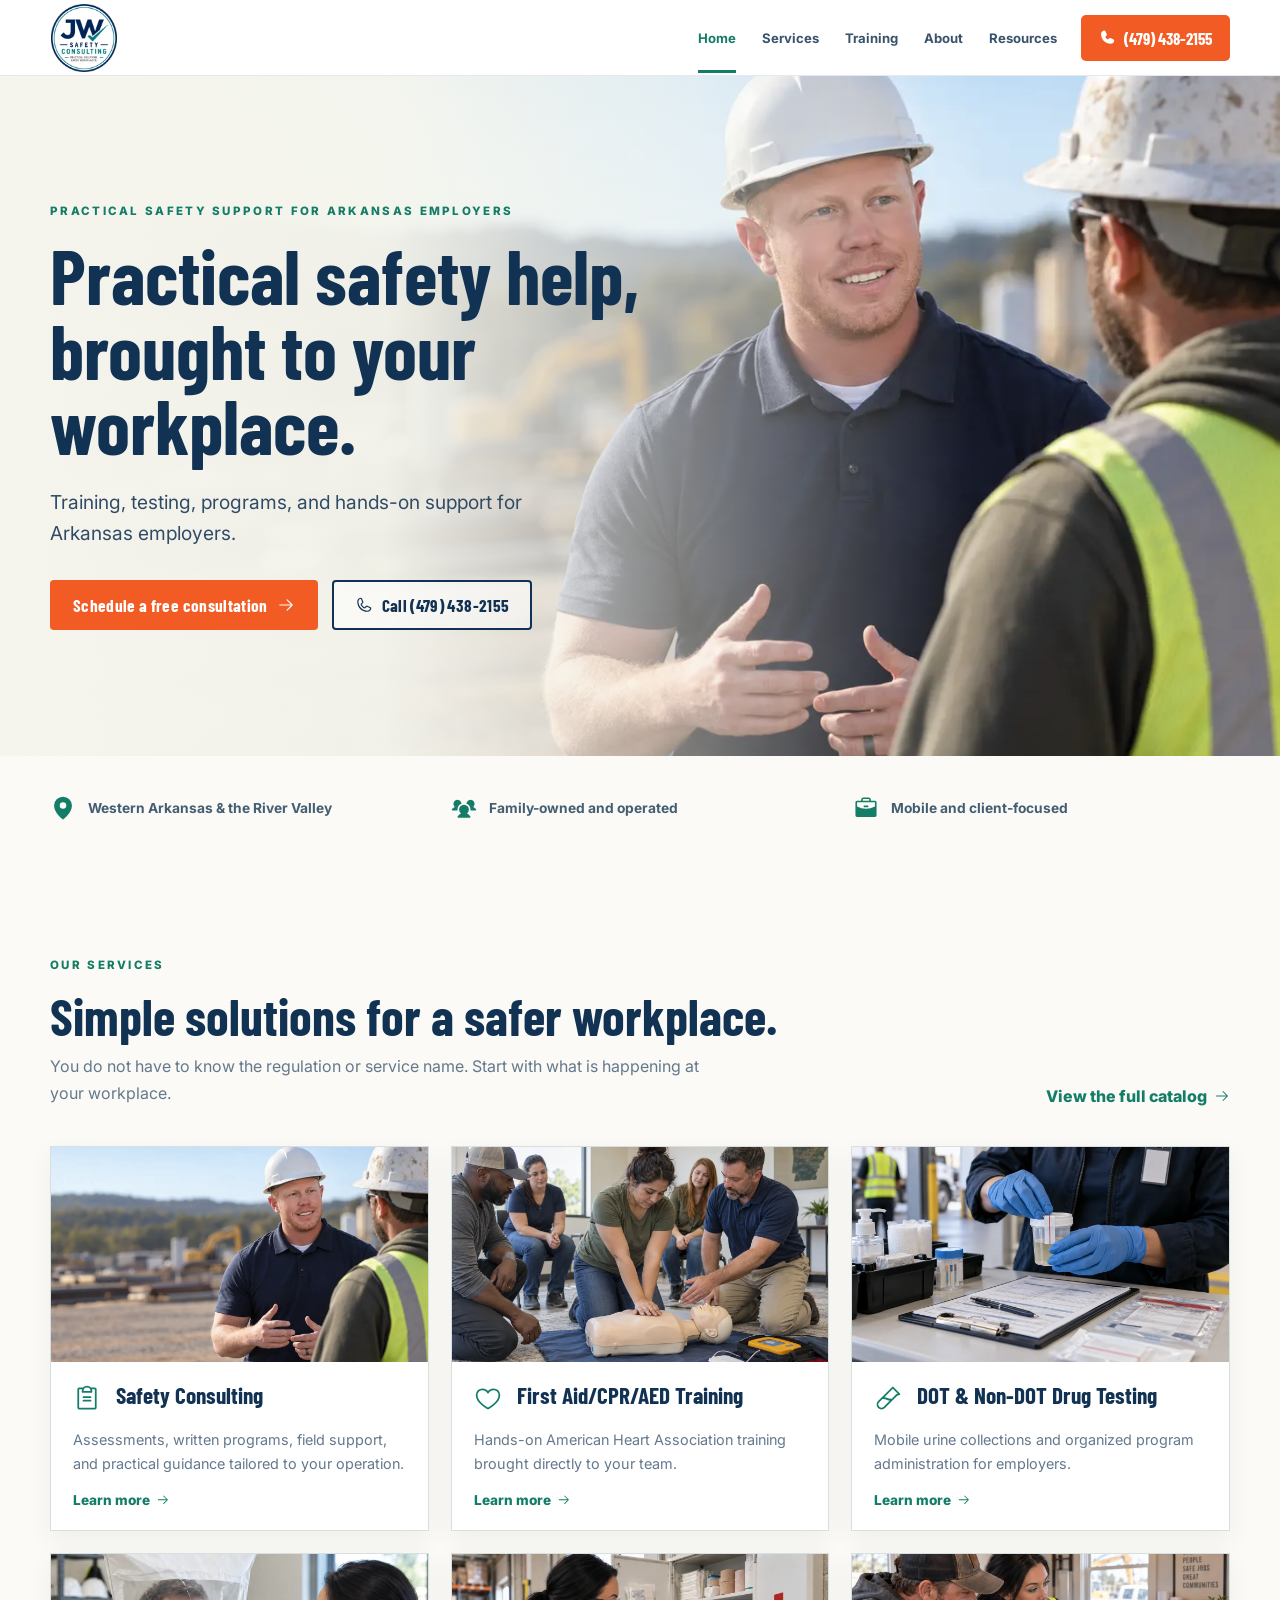
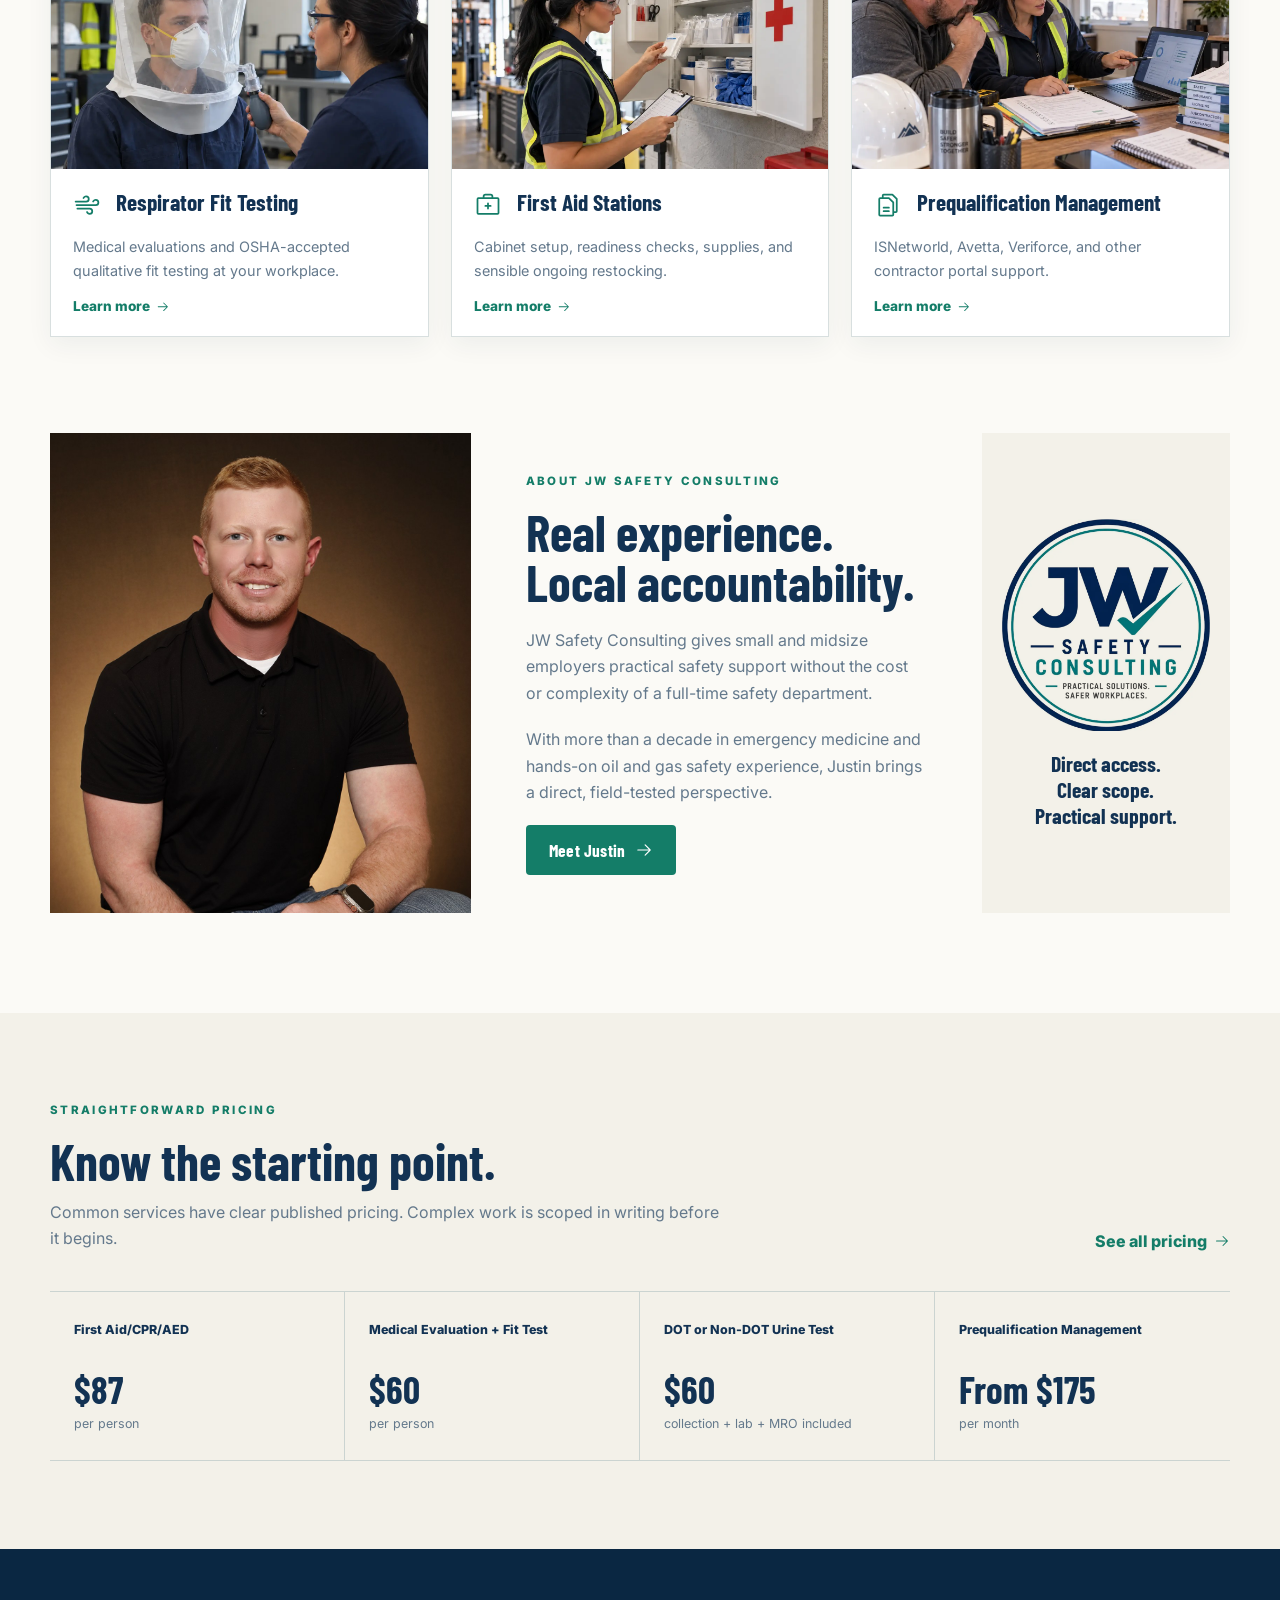
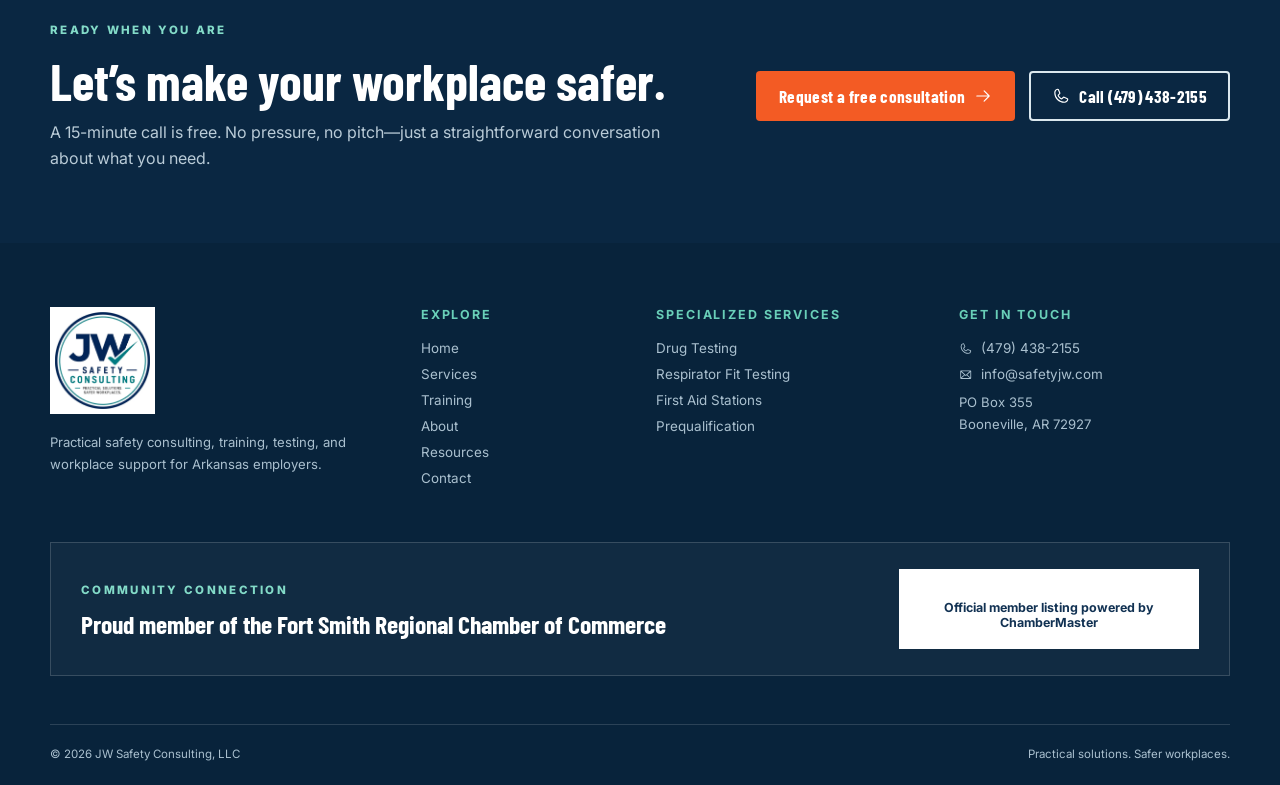
<file: index.html>
<!doctype html>
<html lang="en">
  <head>
    <meta charset="UTF-8" />
    <meta name="viewport" content="width=device-width, initial-scale=1.0" />
    <meta name="description" content="Practical safety consulting, workplace training, testing, and support for Arkansas employers." />
    <meta name="theme-color" content="#12352f" />
    <title>JW Safety Consulting | Practical Safety Support</title>
    <script type="module" crossorigin src="/assets/main-BbScLmGB.js"></script>
    <link rel="stylesheet" crossorigin href="/assets/main-DjabTkvs.css">
  </head>
  <body>
    <div id="root"></div>
  </body>
</html>
</file>
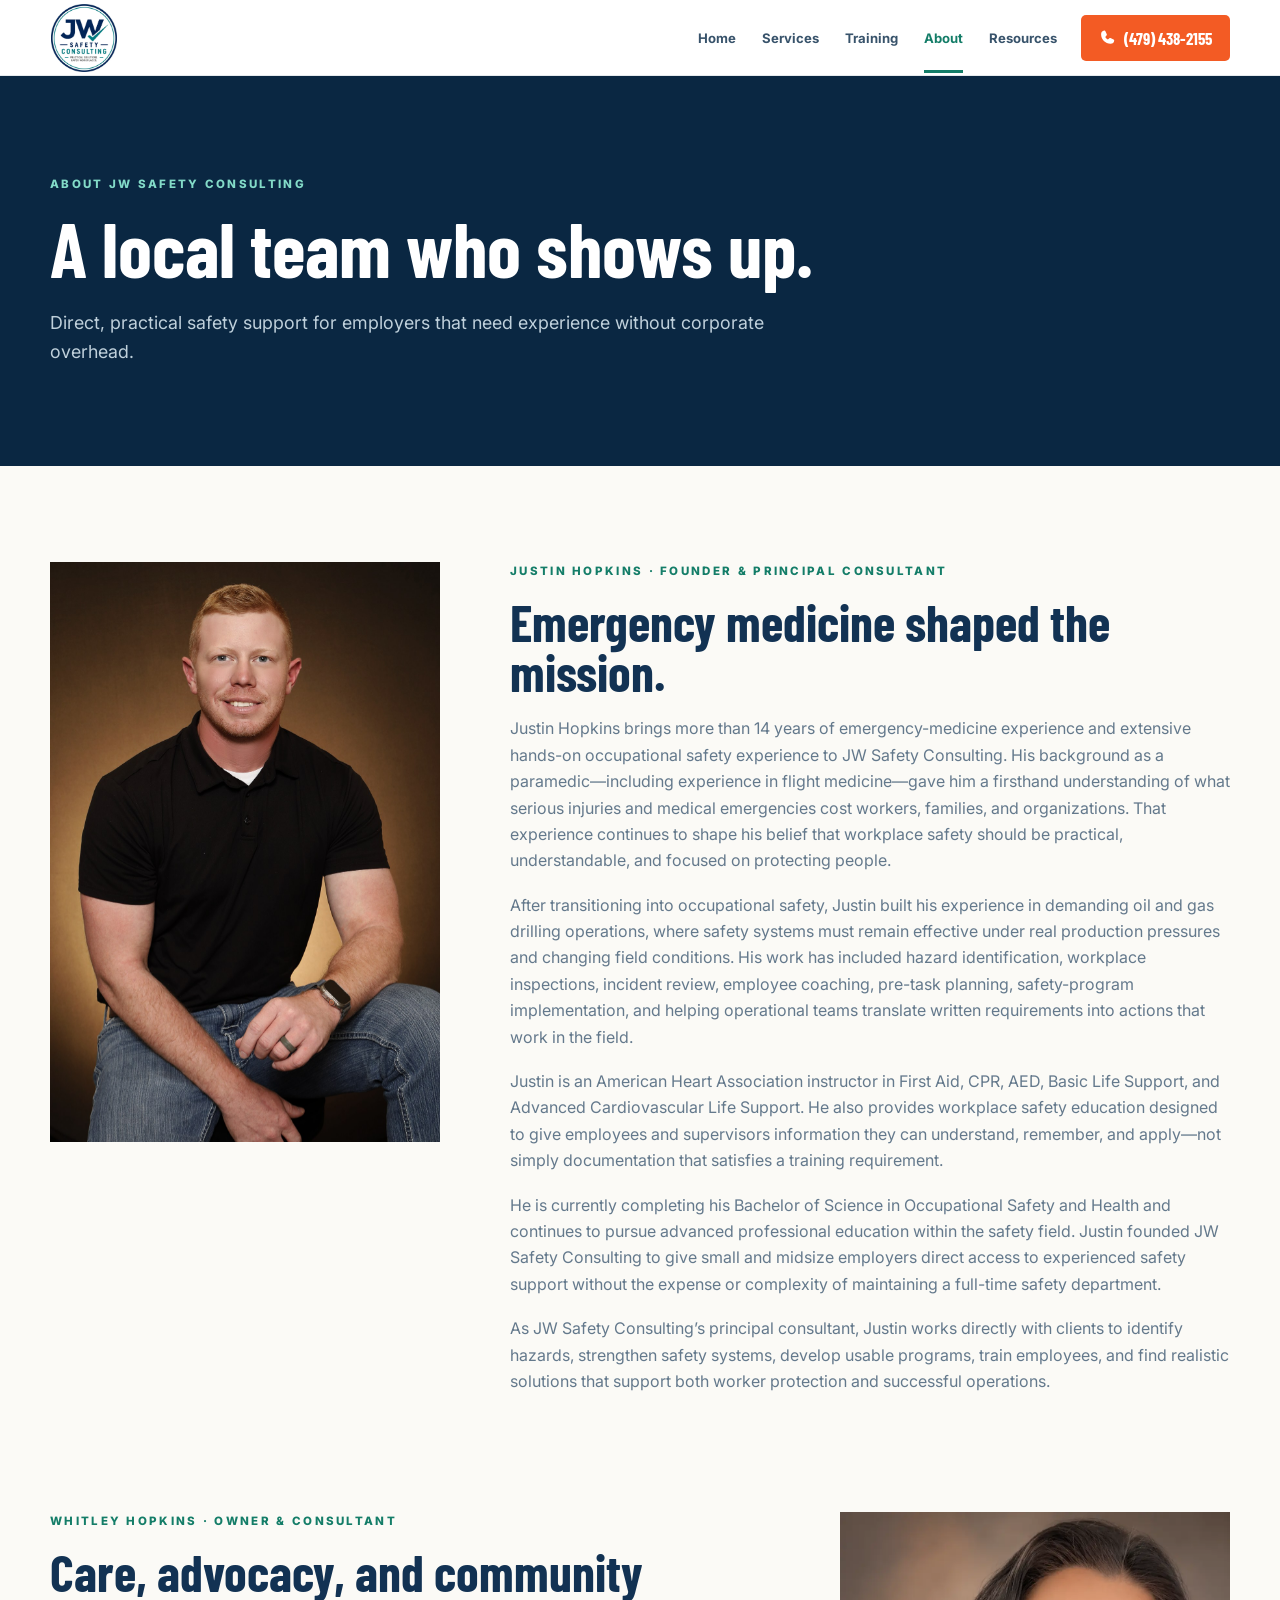
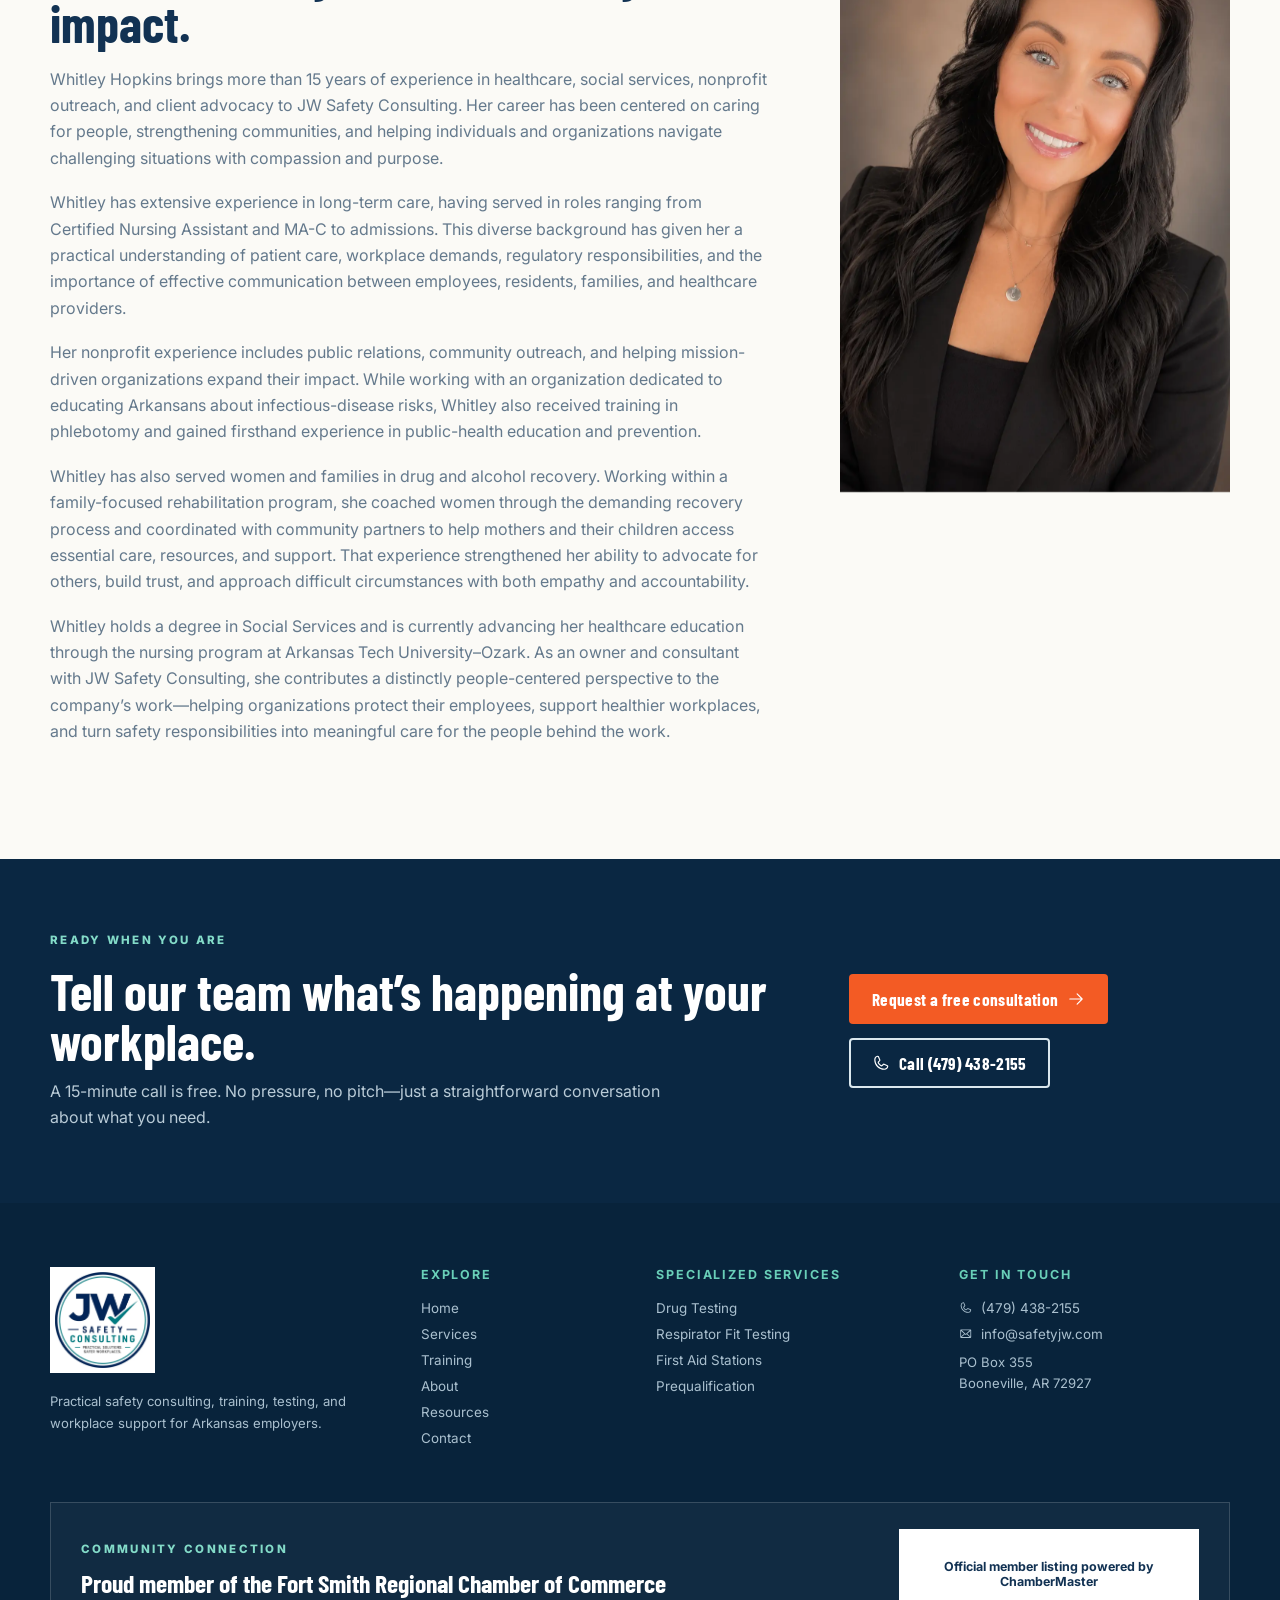
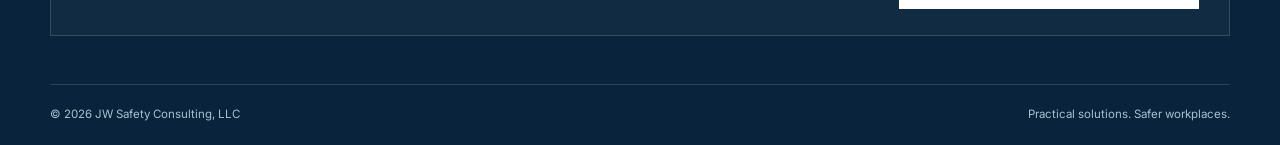
<file: about.html>
<!doctype html>
<html lang="en">
  <head>
    <meta charset="UTF-8" />
    <meta name="viewport" content="width=device-width, initial-scale=1.0" />
    <meta name="description" content="Practical safety consulting, workplace training, testing, and support for Arkansas employers." />
    <meta name="theme-color" content="#12352f" />
    <title>About Our Team | JW Safety Consulting</title>
    <script type="module" crossorigin src="/assets/main-BbScLmGB.js"></script>
    <link rel="stylesheet" crossorigin href="/assets/main-DjabTkvs.css">
  </head>
  <body>
    <div id="root"></div>
  </body>
</html>
</file>
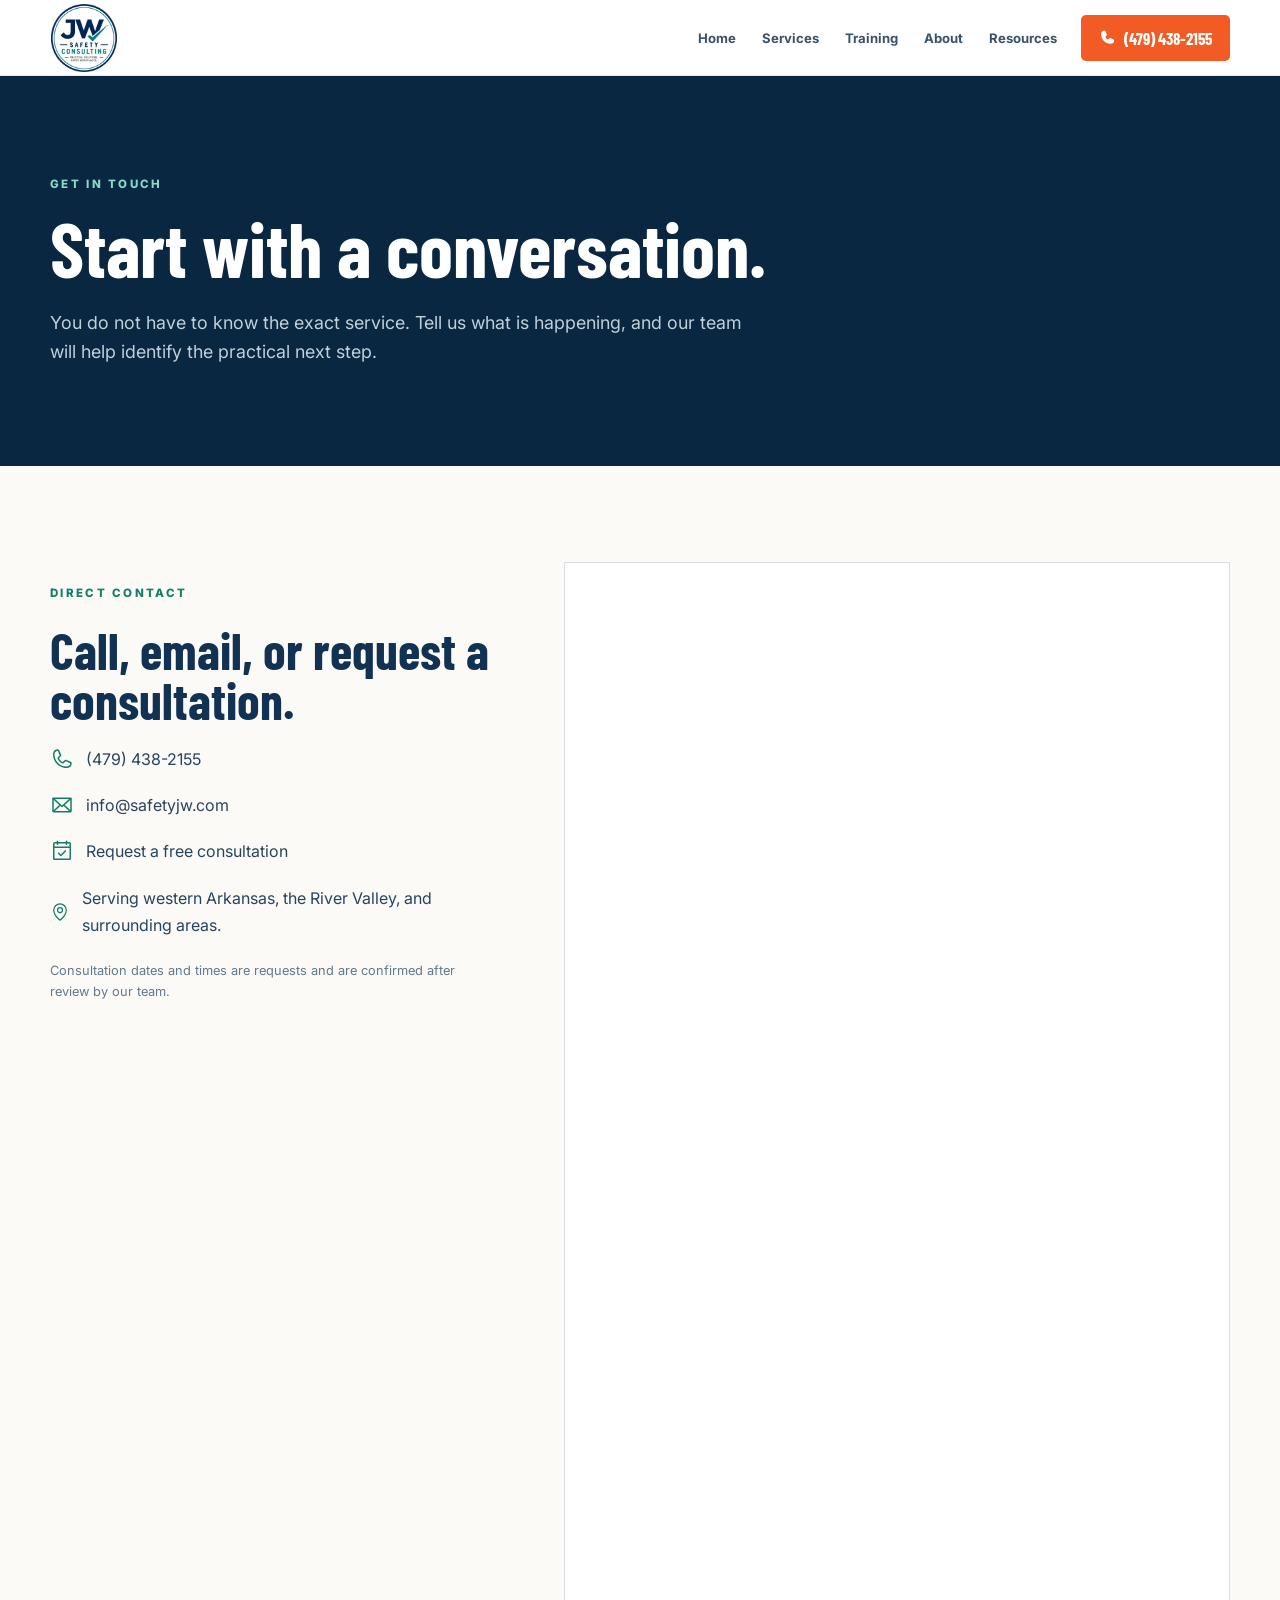
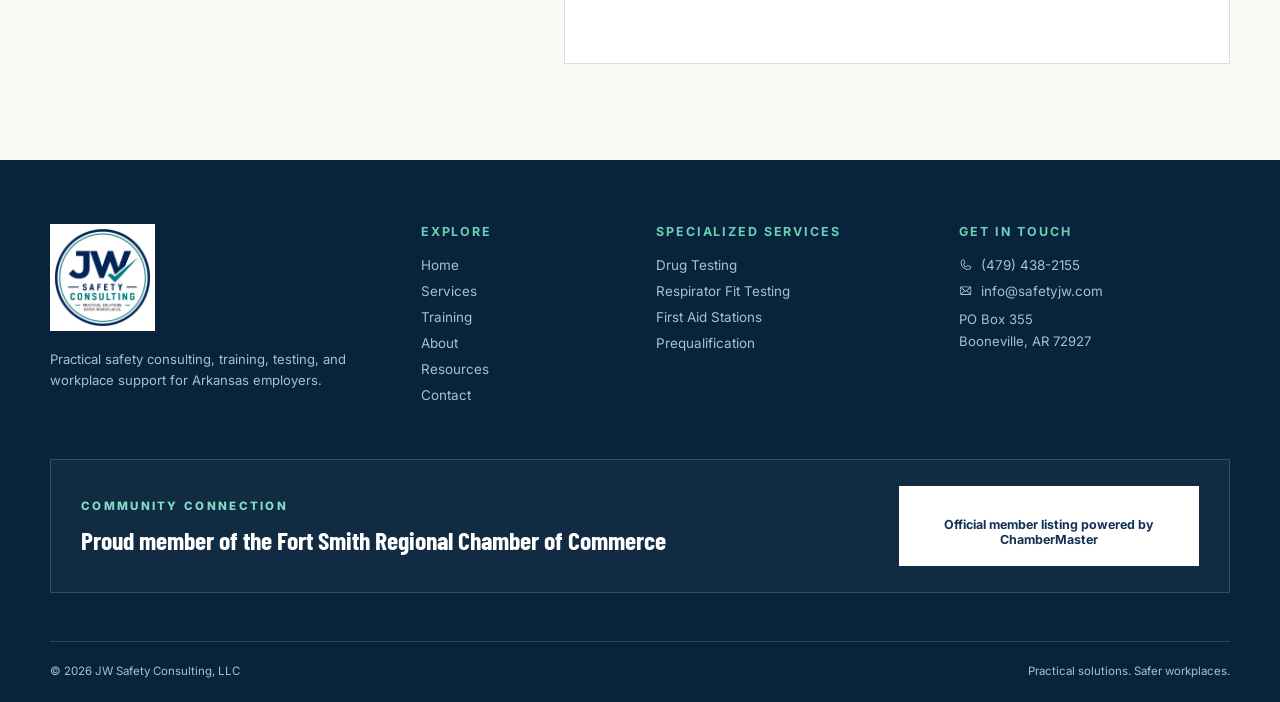
<file: contact.html>
<!doctype html>
<html lang="en">
  <head>
    <meta charset="UTF-8" />
    <meta name="viewport" content="width=device-width, initial-scale=1.0" />
    <meta name="description" content="Practical safety consulting, workplace training, testing, and support for Arkansas employers." />
    <meta name="theme-color" content="#12352f" />
    <title>Contact JW Safety Consulting</title>
    <script type="module" crossorigin src="/assets/main-BbScLmGB.js"></script>
    <link rel="stylesheet" crossorigin href="/assets/main-DjabTkvs.css">
  </head>
  <body>
    <div id="root"></div>
  </body>
</html>
</file>
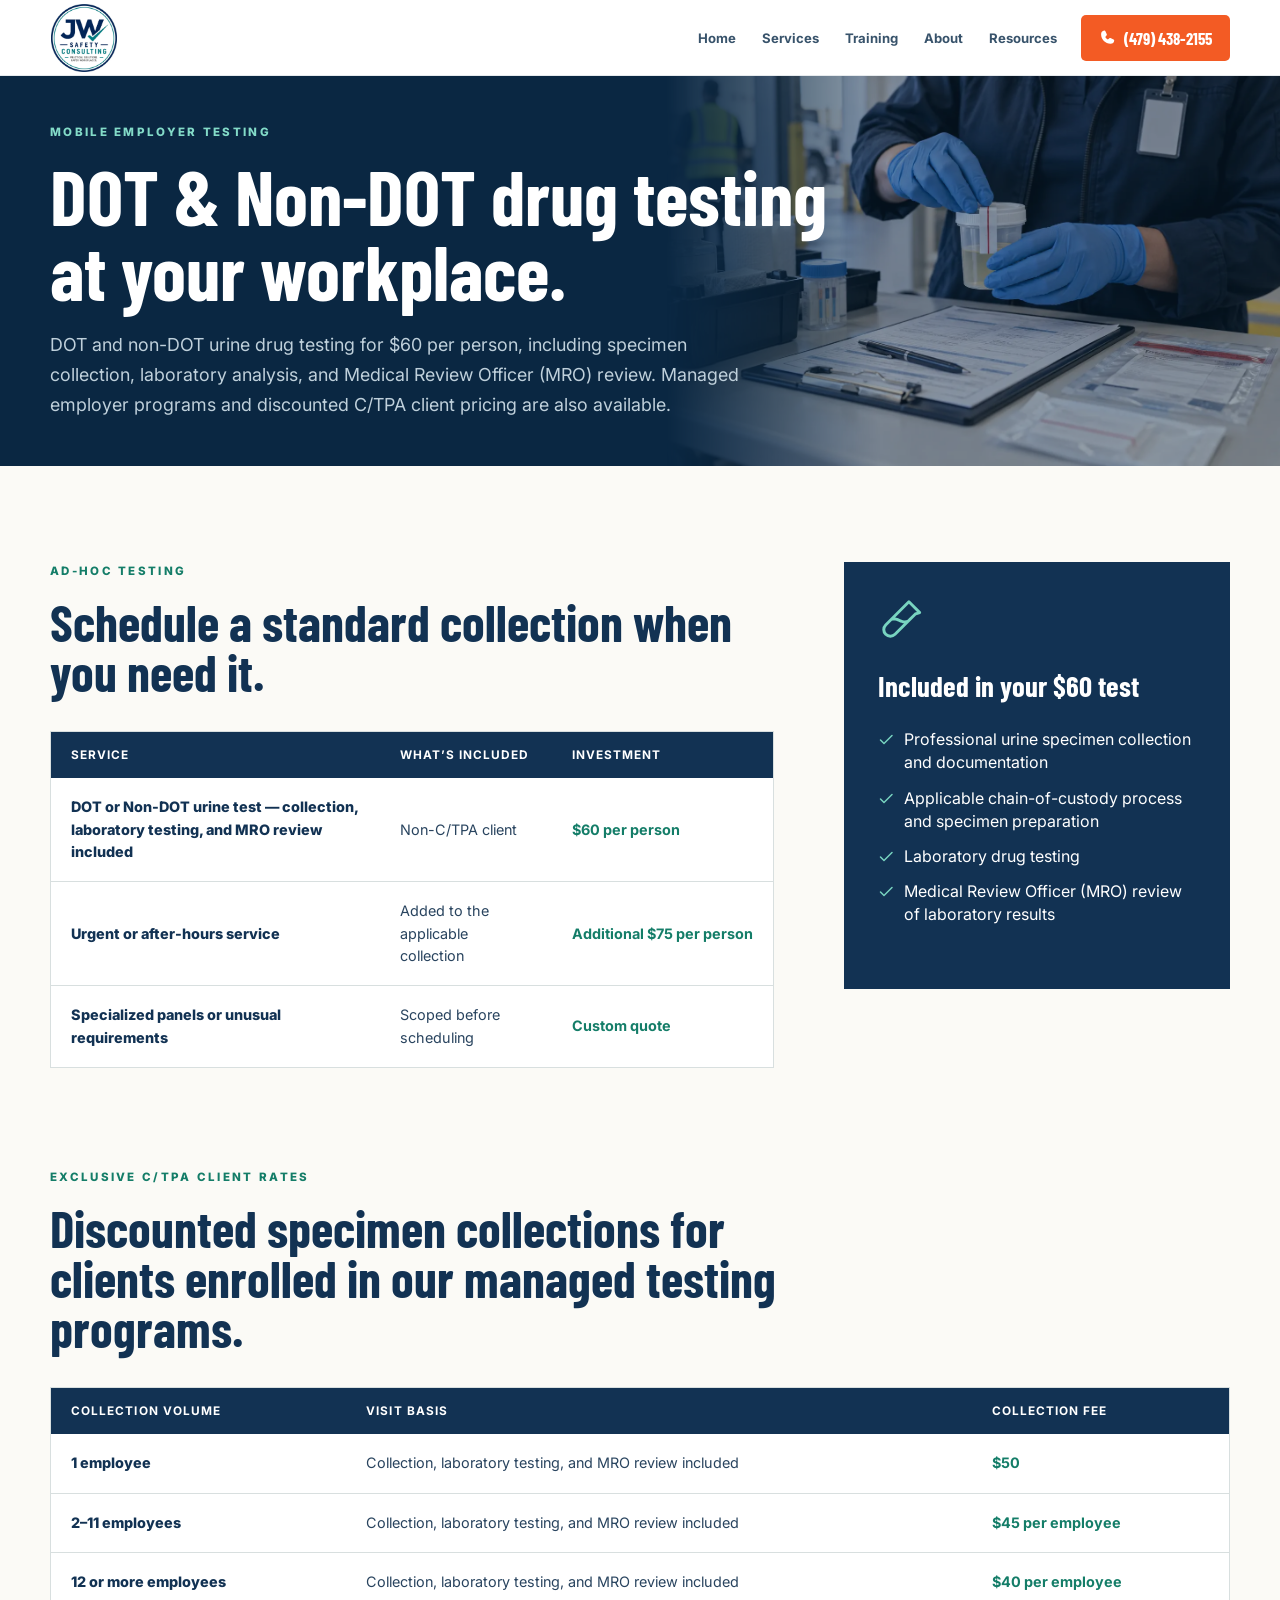
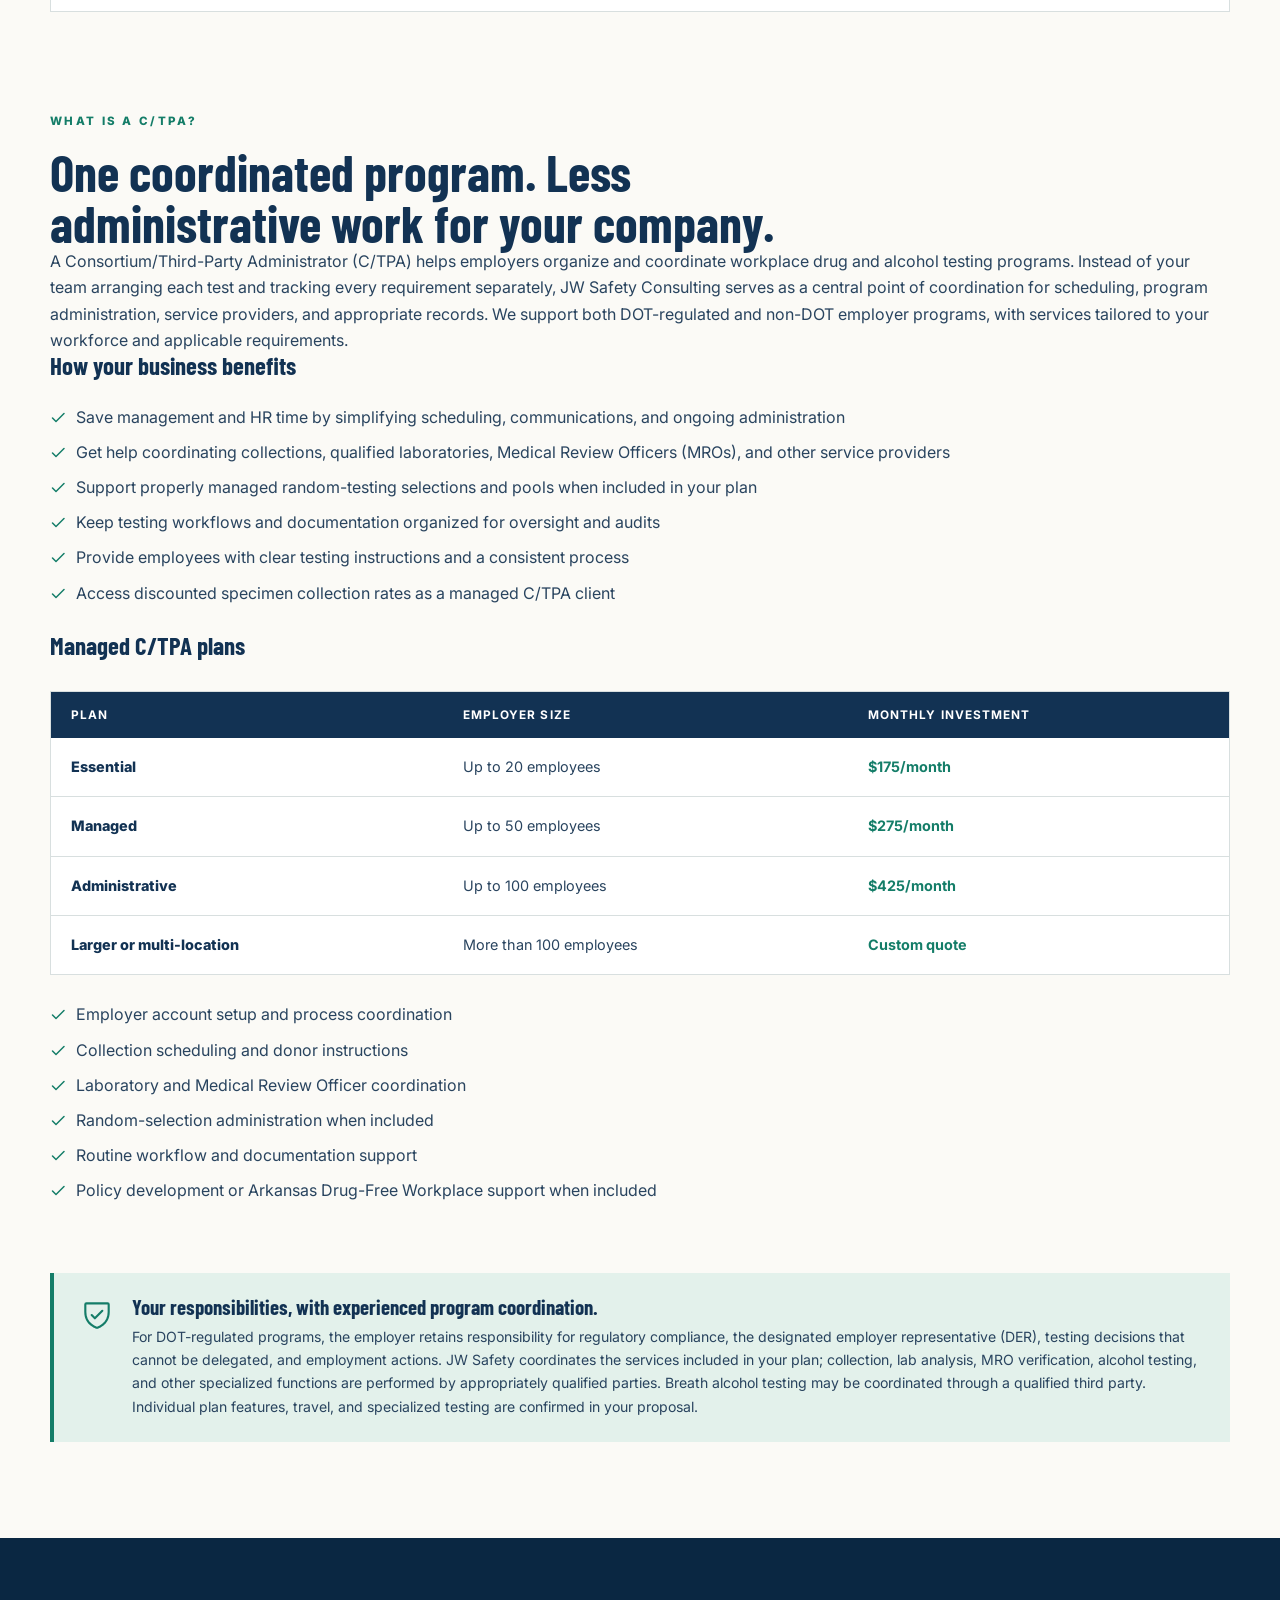
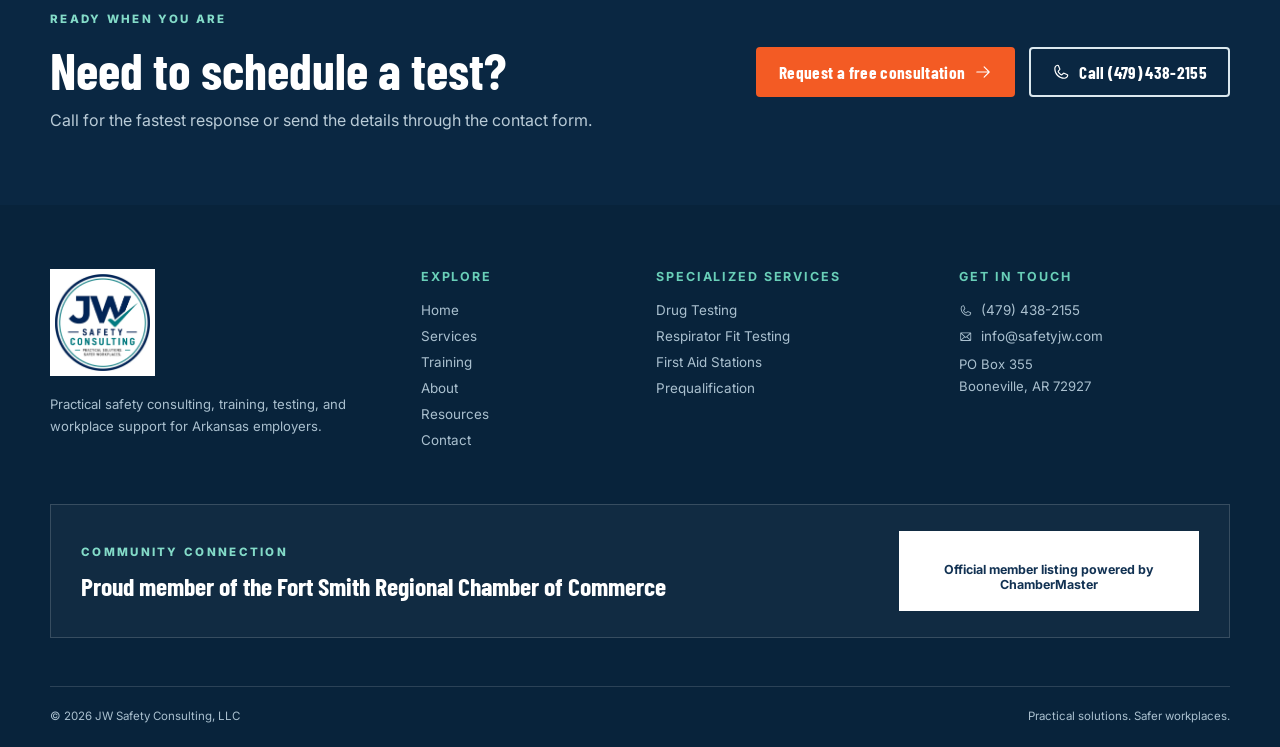
<file: drug-testing.html>
<!doctype html>
<html lang="en">
  <head>
    <meta charset="UTF-8" />
    <meta name="viewport" content="width=device-width, initial-scale=1.0" />
    <meta name="description" content="Practical safety consulting, workplace training, testing, and support for Arkansas employers." />
    <meta name="theme-color" content="#12352f" />
    <title>DOT & Non-DOT Drug Testing | JW Safety Consulting</title>
    <script type="module" crossorigin src="/assets/main-BbScLmGB.js"></script>
    <link rel="stylesheet" crossorigin href="/assets/main-DjabTkvs.css">
  </head>
  <body>
    <div id="root"></div>
  </body>
</html>
</file>
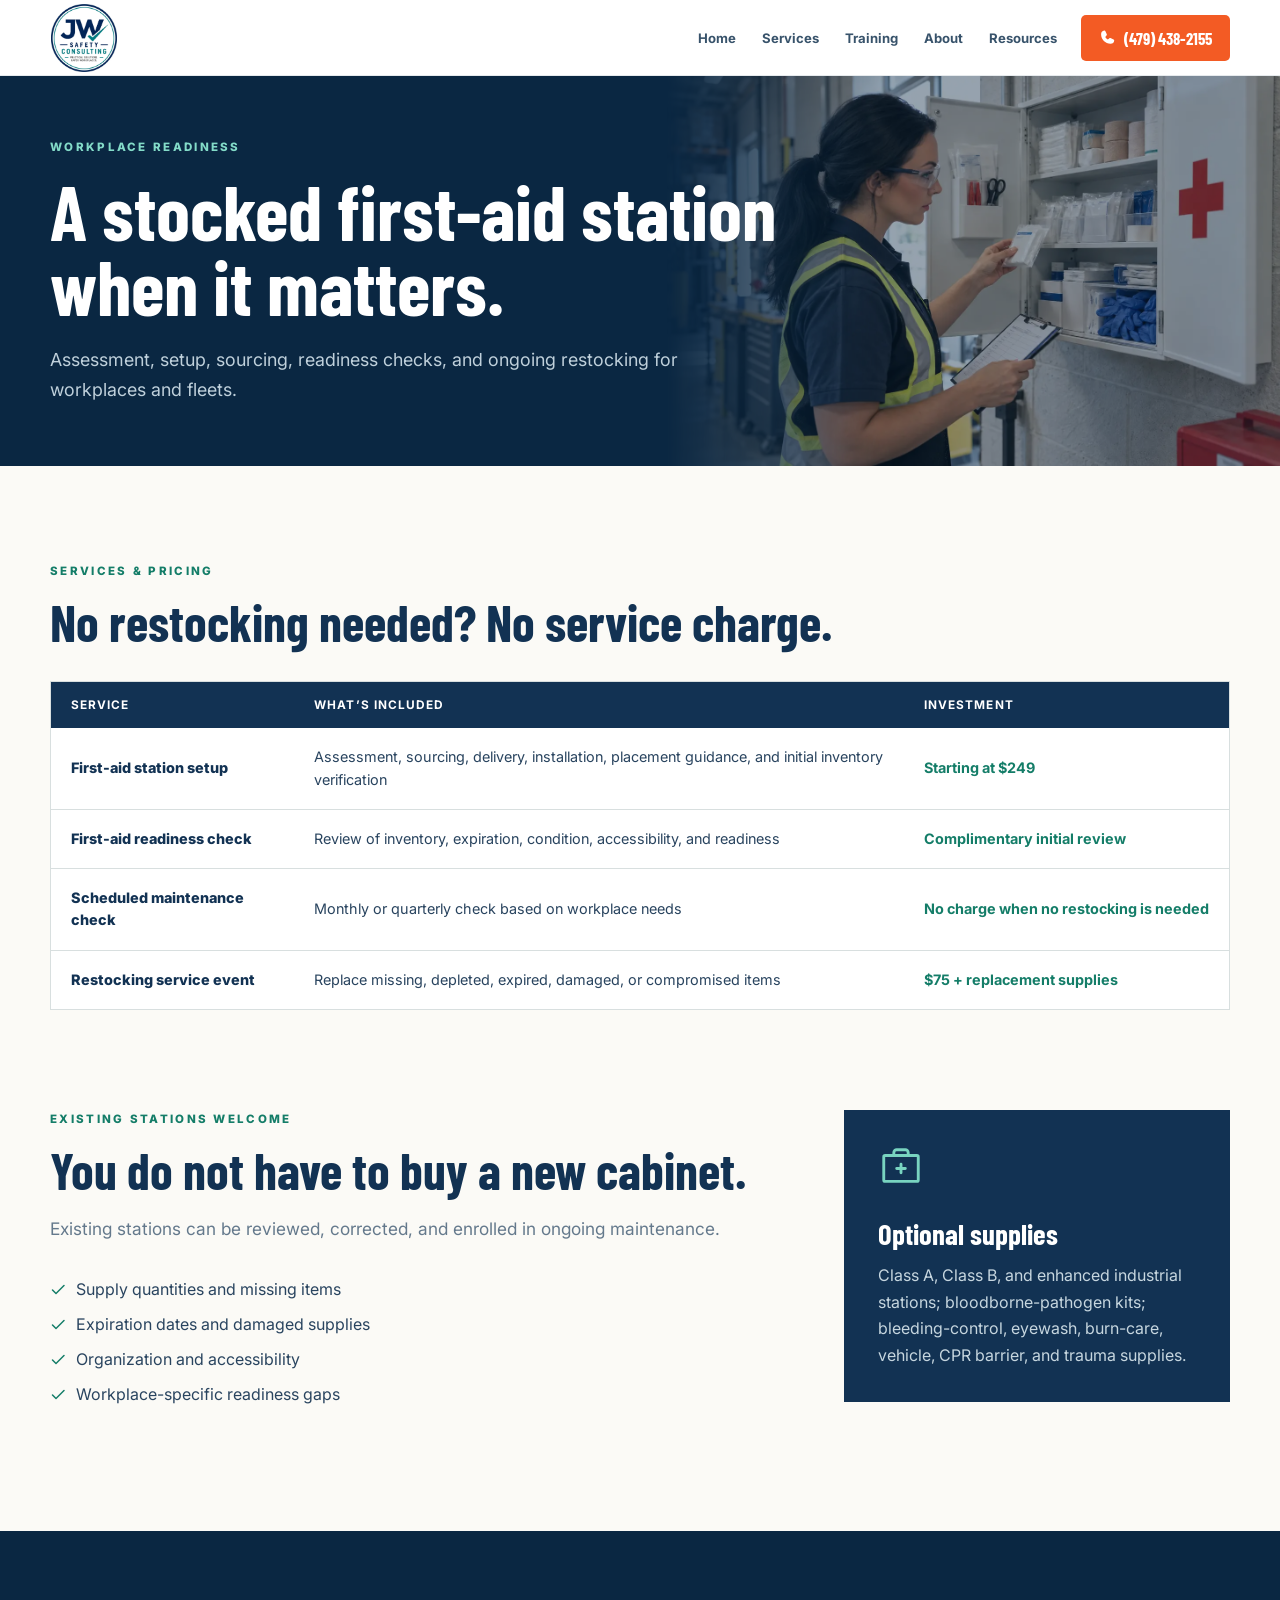
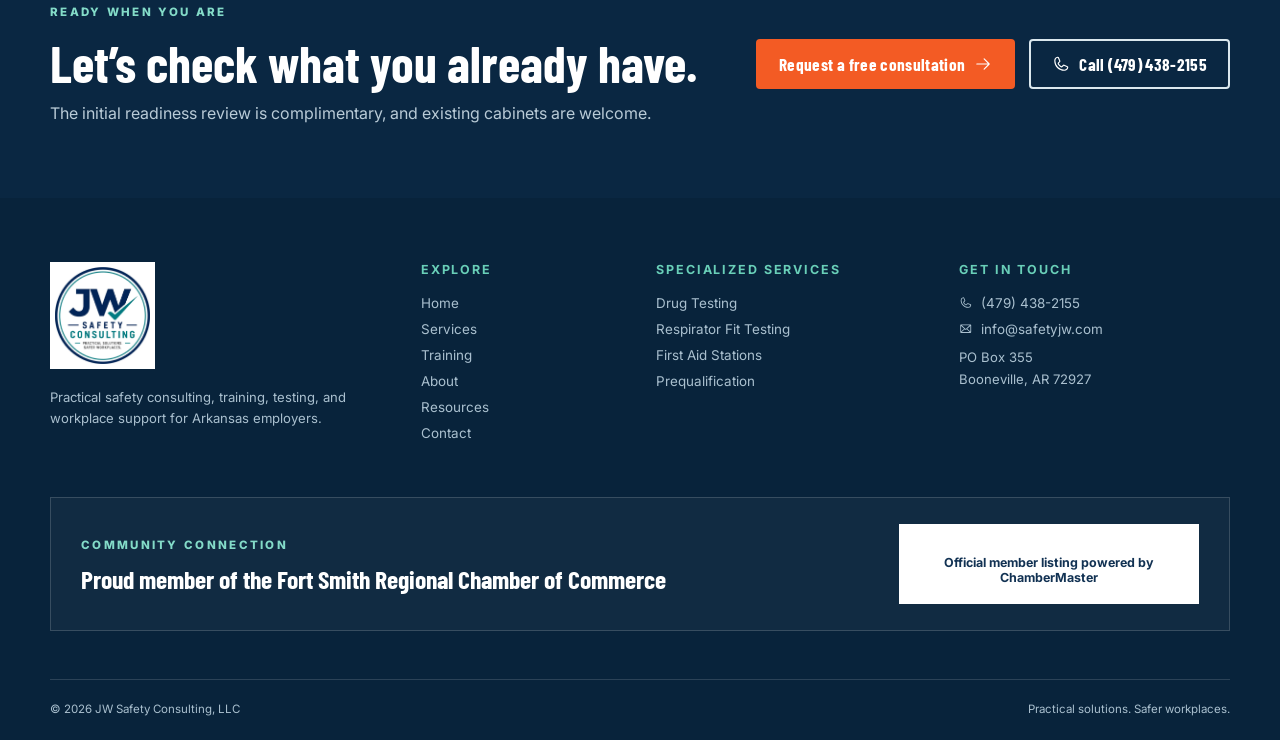
<file: first-aid-stations.html>
<!doctype html>
<html lang="en">
  <head>
    <meta charset="UTF-8" />
    <meta name="viewport" content="width=device-width, initial-scale=1.0" />
    <meta name="description" content="Practical safety consulting, workplace training, testing, and support for Arkansas employers." />
    <meta name="theme-color" content="#12352f" />
    <title>First Aid Stations | JW Safety Consulting</title>
    <script type="module" crossorigin src="/assets/main-BbScLmGB.js"></script>
    <link rel="stylesheet" crossorigin href="/assets/main-DjabTkvs.css">
  </head>
  <body>
    <div id="root"></div>
  </body>
</html>
</file>
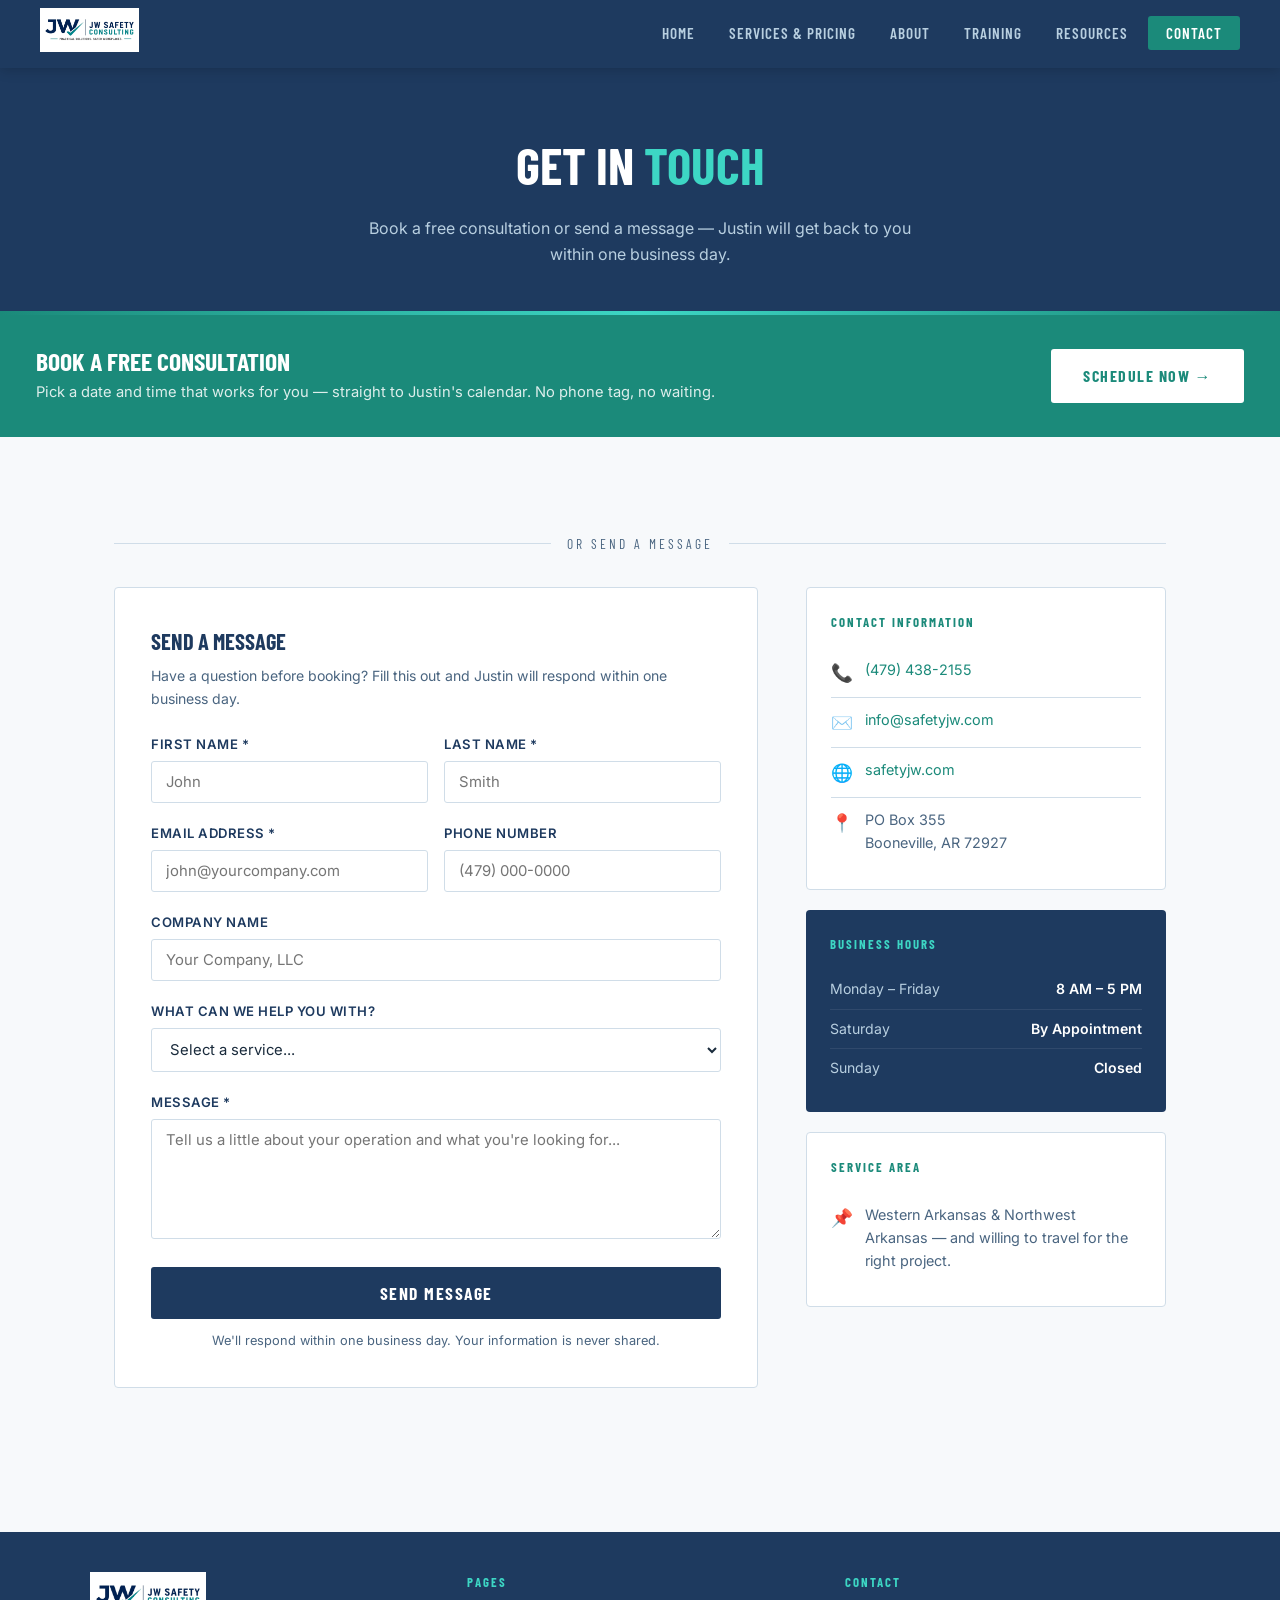
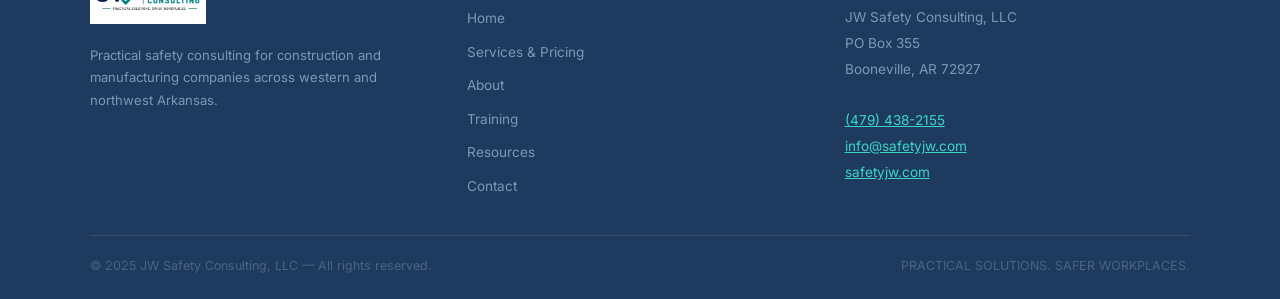
<file: New contact page.html>
<!DOCTYPE html>
<html lang="en">
<head>

<meta charset="UTF-8">
<meta name="viewport" content="width=device-width, initial-scale=1.0">
<link href="https://fonts.googleapis.com/css2?family=Barlow+Condensed:wght@500;600;700&family=Inter:wght@400;500;600&display=swap" rel="stylesheet">
<style>
  *, *::before, *::after { box-sizing: border-box; margin: 0; padding: 0; }
  :root {
    --navy:  #1E3A5F;
    --teal:  #1B8A7A;
    --teal2: #3dd6c4;
    --slate: #4a6580;
    --bg:    #f7f9fb;
    --white: #ffffff;
    --border:#d0dde8;
    --text:  #1a2b3c;
  }
  html { scroll-behavior: smooth; }
  body { font-family:'Inter',sans-serif; background:var(--bg); color:var(--text); line-height:1.6; }
  nav {
    background:var(--navy);
    display:flex; align-items:center; justify-content:space-between;
    padding:0 40px; height:68px; position:sticky; top:0; z-index:100;
    box-shadow:0 2px 12px rgba(0,0,0,0.18);
  }
  nav img { height:44px; }
  nav ul { list-style:none; display:flex; gap:6px; }
  nav ul li a {
    font-family:'Barlow Condensed',sans-serif; font-size:0.95rem;
    font-weight:600; letter-spacing:1px; text-transform:uppercase;
    color:#b8cfe0; text-decoration:none; padding:8px 14px; border-radius:3px;
    transition:background 0.18s, color 0.18s;
  }
  nav ul li a:hover, nav ul li a.active { background:var(--teal); color:var(--white); }
  .nav-cta { background:var(--teal) !important; color:var(--white) !important; padding:8px 18px !important; }
  .hamburger { display:none; flex-direction:column; gap:5px; cursor:pointer; }
  .hamburger span { width:26px; height:2px; background:var(--white); border-radius:2px; }
  footer { background:var(--navy); color:#7a9ab8; padding:40px 40px 24px; }
  .footer-inner {
    max-width:1100px; margin:0 auto;
    display:grid; grid-template-columns:1fr 1fr 1fr; gap:32px;
    padding-bottom:28px; border-bottom:1px solid rgba(255,255,255,0.1);
  }
  .footer-brand img { height:52px; margin-bottom:12px; }
  .footer-brand p { font-size:0.82rem; color:#7a9ab8; line-height:1.7; }
  .footer-col h4 { font-family:'Barlow Condensed',sans-serif; font-size:0.8rem; letter-spacing:2px; text-transform:uppercase; color:var(--teal2); margin-bottom:12px; }
  .footer-col ul { list-style:none; }
  .footer-col ul li { margin-bottom:8px; }
  .footer-col ul li a { color:#7a9ab8; text-decoration:none; font-size:0.85rem; }
  .footer-col ul li a:hover { color:var(--teal2); }
  .footer-col p { color:#7a9ab8; font-size:0.85rem; line-height:1.9; }
  .footer-bottom { max-width:1100px; margin:20px auto 0; display:flex; justify-content:space-between; align-items:center; font-size:0.78rem; color:#4a6580; flex-wrap:wrap; gap:8px; }
  .section-label { display:flex; align-items:center; gap:12px; margin-bottom:28px; }
  .section-label::before,.section-label::after { content:''; flex:1; height:1px; background:var(--border); }
  .section-label span { font-family:'Barlow Condensed',sans-serif; font-size:12px; letter-spacing:3px; text-transform:uppercase; color:var(--teal); white-space:nowrap; }
  .btn { display:inline-block; font-family:'Barlow Condensed',sans-serif; font-size:1rem; font-weight:700; letter-spacing:1.5px; text-transform:uppercase; text-decoration:none; padding:14px 32px; border-radius:3px; transition:background 0.2s, transform 0.1s; cursor:pointer; border:none; }
  .btn:hover { transform:translateY(-1px); }
  .btn-teal { background:var(--teal); color:var(--white); }
  .btn-teal:hover { background:#157a6b; }
  main { max-width:1100px; margin:0 auto; padding:56px 24px 80px; }
  @media(max-width:768px){
    nav ul { display:none; }
    .hamburger { display:flex; }
    nav ul.open { display:flex; flex-direction:column; position:absolute; top:68px; left:0; right:0; background:var(--navy); padding:16px 24px; gap:4px; }
    .footer-inner { grid-template-columns:1fr; }
    main { padding:40px 16px 60px; }
  }
</style>
<title>Contact | JW Safety Consulting</title>
<style>
  .page-hero {
    background:var(--navy); color:var(--white);
    text-align:center; padding:56px 24px 48px; position:relative;
  }
  .page-hero::after {
    content:''; position:absolute; bottom:0; left:0; right:0; height:4px;
    background:linear-gradient(90deg,var(--teal) 0%,var(--teal2) 50%,var(--teal) 100%);
  }
  .page-hero h1 {
    font-family:'Barlow Condensed',sans-serif; font-size:clamp(2rem,5vw,3.2rem);
    font-weight:700; text-transform:uppercase; margin-bottom:10px;
  }
  .page-hero h1 span { color:var(--teal2); }
  .page-hero p { max-width:580px; margin:0 auto; color:#b8cfe0; }

  .booking-banner {
    background:var(--teal); padding:32px 36px;
    display:flex; align-items:center; justify-content:space-between;
    gap:24px; flex-wrap:wrap;
  }
  .booking-banner .text h2 {
    font-family:'Barlow Condensed',sans-serif; font-size:1.6rem;
    font-weight:700; color:var(--white); text-transform:uppercase; line-height:1.1;
  }
  .booking-banner .text p { color:rgba(255,255,255,0.85); font-size:0.92rem; margin-top:6px; }
  .booking-banner a {
    display:inline-block; background:var(--white); color:var(--teal);
    font-family:'Barlow Condensed',sans-serif; font-size:1rem; font-weight:700;
    letter-spacing:1.5px; text-transform:uppercase; text-decoration:none;
    padding:14px 32px; border-radius:3px; white-space:nowrap;
    transition:background 0.2s, color 0.2s;
  }
  .booking-banner a:hover { background:var(--navy); color:var(--white); }

  .or-divider {
    display:flex; align-items:center; gap:16px; margin:40px 0 32px;
  }
  .or-divider::before,.or-divider::after {
    content:''; flex:1; height:1px; background:var(--border);
  }
  .or-divider span {
    font-family:'Barlow Condensed',sans-serif; font-size:0.85rem;
    letter-spacing:3px; text-transform:uppercase; color:var(--slate); white-space:nowrap;
  }

  .contact-grid {
    display:grid; grid-template-columns:1fr 360px; gap:48px;
    align-items:start; margin-bottom:64px;
  }

  .form-card {
    background:var(--white); border:1px solid var(--border); border-radius:4px; padding:36px;
  }
  .form-card h2 {
    font-family:'Barlow Condensed',sans-serif; font-size:1.4rem;
    font-weight:700; color:var(--navy); text-transform:uppercase; margin-bottom:6px;
  }
  .form-card .subtitle { font-size:0.88rem; color:var(--slate); margin-bottom:24px; }
  .form-row { display:grid; grid-template-columns:1fr 1fr; gap:16px; }
  .form-group { margin-bottom:20px; }
  .form-group label {
    display:block; font-size:0.82rem; font-weight:600; color:var(--navy);
    text-transform:uppercase; letter-spacing:0.5px; margin-bottom:6px;
  }
  .form-group input, .form-group select, .form-group textarea {
    width:100%; padding:11px 14px; border:1px solid var(--border);
    border-radius:3px; font-family:'Inter',sans-serif; font-size:0.93rem;
    color:var(--text); background:var(--white);
    transition:border-color 0.2s, box-shadow 0.2s; outline:none;
  }
  .form-group input:focus, .form-group select:focus, .form-group textarea:focus {
    border-color:var(--teal); box-shadow:0 0 0 3px rgba(27,138,122,0.12);
  }
  .form-group textarea { resize:vertical; min-height:120px; }
  .form-submit {
    width:100%; padding:15px; font-family:'Barlow Condensed',sans-serif;
    font-size:1.1rem; font-weight:700; letter-spacing:1.5px; text-transform:uppercase;
    background:var(--navy); color:var(--white); border:none; border-radius:3px;
    cursor:pointer; transition:background 0.2s;
  }
  .form-submit:hover { background:#162c48; }
  .form-submit:disabled { background:var(--slate); cursor:not-allowed; }
  .form-note { font-size:0.8rem; color:var(--slate); margin-top:12px; text-align:center; }

  .success-msg {
    display:none; background:#e8f5f3; border:1px solid var(--teal);
    border-radius:4px; padding:24px; text-align:center;
  }
  .success-msg h3 {
    font-family:'Barlow Condensed',sans-serif; font-size:1.3rem;
    color:var(--teal); text-transform:uppercase; margin-bottom:8px;
  }
  .success-msg p { font-size:0.9rem; color:var(--slate); }

  .error-msg {
    display:none; background:#fef2f2; border:1px solid #fca5a5;
    border-radius:4px; padding:16px; margin-top:12px;
    font-size:0.88rem; color:#b91c1c; text-align:center;
  }

  .contact-sidebar { display:flex; flex-direction:column; gap:20px; }
  .info-card { background:var(--white); border:1px solid var(--border); border-radius:4px; padding:24px; }
  .info-card h4 {
    font-family:'Barlow Condensed',sans-serif; font-size:0.8rem;
    letter-spacing:2px; text-transform:uppercase; color:var(--teal); margin-bottom:16px;
  }
  .info-item {
    display:flex; align-items:flex-start; gap:12px;
    padding:10px 0; border-bottom:1px solid var(--border); font-size:0.9rem;
  }
  .info-item:last-child { border-bottom:none; }
  .info-item .icon { font-size:1.1rem; flex-shrink:0; margin-top:1px; }
  .info-item a { color:var(--teal); text-decoration:none; }
  .info-item a:hover { color:var(--navy); }
  .info-item span { color:var(--slate); }
  .hours-card { background:var(--navy); border-radius:4px; padding:24px; }
  .hours-card h4 {
    font-family:'Barlow Condensed',sans-serif; font-size:0.8rem;
    letter-spacing:2px; text-transform:uppercase; color:var(--teal2); margin-bottom:16px;
  }
  .hours-row {
    display:flex; justify-content:space-between;
    font-size:0.88rem; padding:8px 0; border-bottom:1px solid rgba(255,255,255,0.08);
  }
  .hours-row:last-child { border-bottom:none; }
  .hours-row .day { color:#b8cfe0; }
  .hours-row .time { color:var(--white); font-weight:600; }

  @media(max-width:900px){
    .contact-grid { grid-template-columns:1fr; }
    .form-row { grid-template-columns:1fr; }
    .booking-banner { flex-direction:column; }
  }
</style>
</head>
<body>

<nav>
  <a href="index.html"><img src="[data-uri]" alt="JW Safety Consulting"></a>
  <ul id="nav-links"><li><a href="index.html" class="">Home</a></li><li><a href="services.html" class="">Services & Pricing</a></li><li><a href="about.html" class="">About</a></li><li><a href="training.html" class="">Training</a></li><li><a href="resources.html" class="">Resources</a></li><li><a href="contact.html" class="active nav-cta">Contact</a></li></ul>
  <div class="hamburger" onclick="document.getElementById('nav-links').classList.toggle('open')">
    <span></span><span></span><span></span>
  </div>
</nav>

<div class="page-hero">
  <h1>Get in <span>Touch</span></h1>
  <p>Book a free consultation or send a message — Justin will get back to you within one business day.</p>
</div>

<div class="booking-banner">
  <div class="text">
    <h2>Book a Free Consultation</h2>
    <p>Pick a date and time that works for you — straight to Justin's calendar. No phone tag, no waiting.</p>
  </div>
  <a href="https://outlook.office.com/book/JWSafetyConsulting@jwsafetyconsulting.com/?ismsaljsauthenabled" target="_blank">Schedule Now →</a>
</div>

<main>
  <div class="or-divider"><span>Or send a message</span></div>

  <div class="contact-grid">
    <div class="form-card">
      <h2>Send a Message</h2>
      <p class="subtitle">Have a question before booking? Fill this out and Justin will respond within one business day.</p>

      <form id="contactForm" action="https://formspree.io/f/xzdlzbpk" method="POST">
        <!-- Hidden fields to give Formspree useful context -->
        <input type="hidden" name="_subject" value="New Contact Form Submission — JW Safety Consulting">
        <input type="text" name="_gotcha" style="display:none">

        <div class="form-row">
          <div class="form-group">
            <label for="firstName">First Name *</label>
            <input type="text" id="firstName" name="first_name" placeholder="John" required>
          </div>
          <div class="form-group">
            <label for="lastName">Last Name *</label>
            <input type="text" id="lastName" name="last_name" placeholder="Smith" required>
          </div>
        </div>
        <div class="form-row">
          <div class="form-group">
            <label for="email">Email Address *</label>
            <input type="email" id="email" name="email" placeholder="john@yourcompany.com" required>
          </div>
          <div class="form-group">
            <label for="phone">Phone Number</label>
            <input type="tel" id="phone" name="phone" placeholder="(479) 000-0000">
          </div>
        </div>
        <div class="form-group">
          <label for="company">Company Name</label>
          <input type="text" id="company" name="company" placeholder="Your Company, LLC">
        </div>
        <div class="form-group">
          <label for="service">What can we help you with?</label>
          <select id="service" name="service">
            <option value="">Select a service...</option>
            <option>Site Safety Assessment</option>
            <option>Job Safety Analysis (JSA)</option>
            <option>Safety Program Development</option>
            <option>First Aid / CPR / AED Training</option>
            <option>Incident Investigation</option>
            <option>Monthly Retainer</option>
            <option>Not sure — I'd like to talk it through</option>
          </select>
        </div>
        <div class="form-group">
          <label for="message">Message *</label>
          <textarea id="message" name="message" placeholder="Tell us a little about your operation and what you're looking for..." required></textarea>
        </div>
        <button type="submit" id="submitBtn" class="form-submit">Send Message</button>
        <p class="form-note">We'll respond within one business day. Your information is never shared.</p>
        <div class="error-msg" id="errorMsg">Something went wrong. Please try again or email us directly at info@safetyjw.com.</div>
      </form>

      <div class="success-msg" id="successMsg">
        <h3>✓ Message Received!</h3>
        <p>Thanks for reaching out. Justin will be in touch within one business day.</p>
      </div>
    </div>

    <div class="contact-sidebar">
      <div class="info-card">
        <h4>Contact Information</h4>
        <div class="info-item">
          <span class="icon">📞</span>
          <div><a href="tel:4794382155">(479) 438-2155</a></div>
        </div>
        <div class="info-item">
          <span class="icon">✉️</span>
          <div><a href="mailto:info@safetyjw.com">info@safetyjw.com</a></div>
        </div>
        <div class="info-item">
          <span class="icon">🌐</span>
          <div><a href="https://safetyjw.com">safetyjw.com</a></div>
        </div>
        <div class="info-item">
          <span class="icon">📍</span>
          <div><span>PO Box 355<br>Booneville, AR 72927</span></div>
        </div>
      </div>
      <div class="hours-card">
        <h4>Business Hours</h4>
        <div class="hours-row"><span class="day">Monday – Friday</span><span class="time">8 AM – 5 PM</span></div>
        <div class="hours-row"><span class="day">Saturday</span><span class="time">By Appointment</span></div>
        <div class="hours-row"><span class="day">Sunday</span><span class="time">Closed</span></div>
      </div>
      <div class="info-card">
        <h4>Service Area</h4>
        <div class="info-item">
          <span class="icon">📌</span>
          <span>Western Arkansas &amp; Northwest Arkansas — and willing to travel for the right project.</span>
        </div>
      </div>
    </div>
  </div>
</main>


<footer>
  <div class="footer-inner">
    <div class="footer-brand">
      <img src="[data-uri]" alt="JW Safety Consulting">
      <p>Practical safety consulting for construction and manufacturing companies across western and northwest Arkansas.</p>
    </div>
    <div class="footer-col">
      <h4>Pages</h4>
      <ul>
        <li><a href="index.html">Home</a></li>
        <li><a href="services.html">Services & Pricing</a></li>
        <li><a href="about.html">About</a></li>
        <li><a href="training.html">Training</a></li>
        <li><a href="resources.html">Resources</a></li>
        <li><a href="contact.html">Contact</a></li>
      </ul>
    </div>
    <div class="footer-col">
      <h4>Contact</h4>
      <p>
        JW Safety Consulting, LLC<br>
        PO Box 355<br>
        Booneville, AR 72927<br><br>
        <a href="tel:4794382155" style="color:#3dd6c4;">(479) 438-2155</a><br>
        <a href="mailto:info@safetyjw.com" style="color:#3dd6c4;">info@safetyjw.com</a><br>
        <a href="https://safetyjw.com" style="color:#3dd6c4;">safetyjw.com</a>
      </p>
    </div>
  </div>
  <div class="footer-bottom">
    <span>&copy; 2025 JW Safety Consulting, LLC &mdash; All rights reserved.</span>
    <span>PRACTICAL SOLUTIONS. SAFER WORKPLACES.</span>
  </div>
</footer>

<script>
  document.getElementById('contactForm').addEventListener('submit', async function(e) {
    e.preventDefault();
    const btn = document.getElementById('submitBtn');
    const form = document.getElementById('contactForm');
    const successMsg = document.getElementById('successMsg');
    const errorMsg = document.getElementById('errorMsg');

    btn.disabled = true;
    btn.textContent = 'Sending...';
    errorMsg.style.display = 'none';

    try {
      const response = await fetch(form.action, {
        method: 'POST',
        body: new FormData(form),
        headers: { 'Accept': 'application/json' }
      });

      if (response.ok) {
        form.style.display = 'none';
        successMsg.style.display = 'block';
      } else {
        throw new Error('Server error');
      }
    } catch (err) {
      btn.disabled = false;
      btn.textContent = 'Send Message';
      errorMsg.style.display = 'block';
    }
  });
</script>
</body>
</html>
</file>
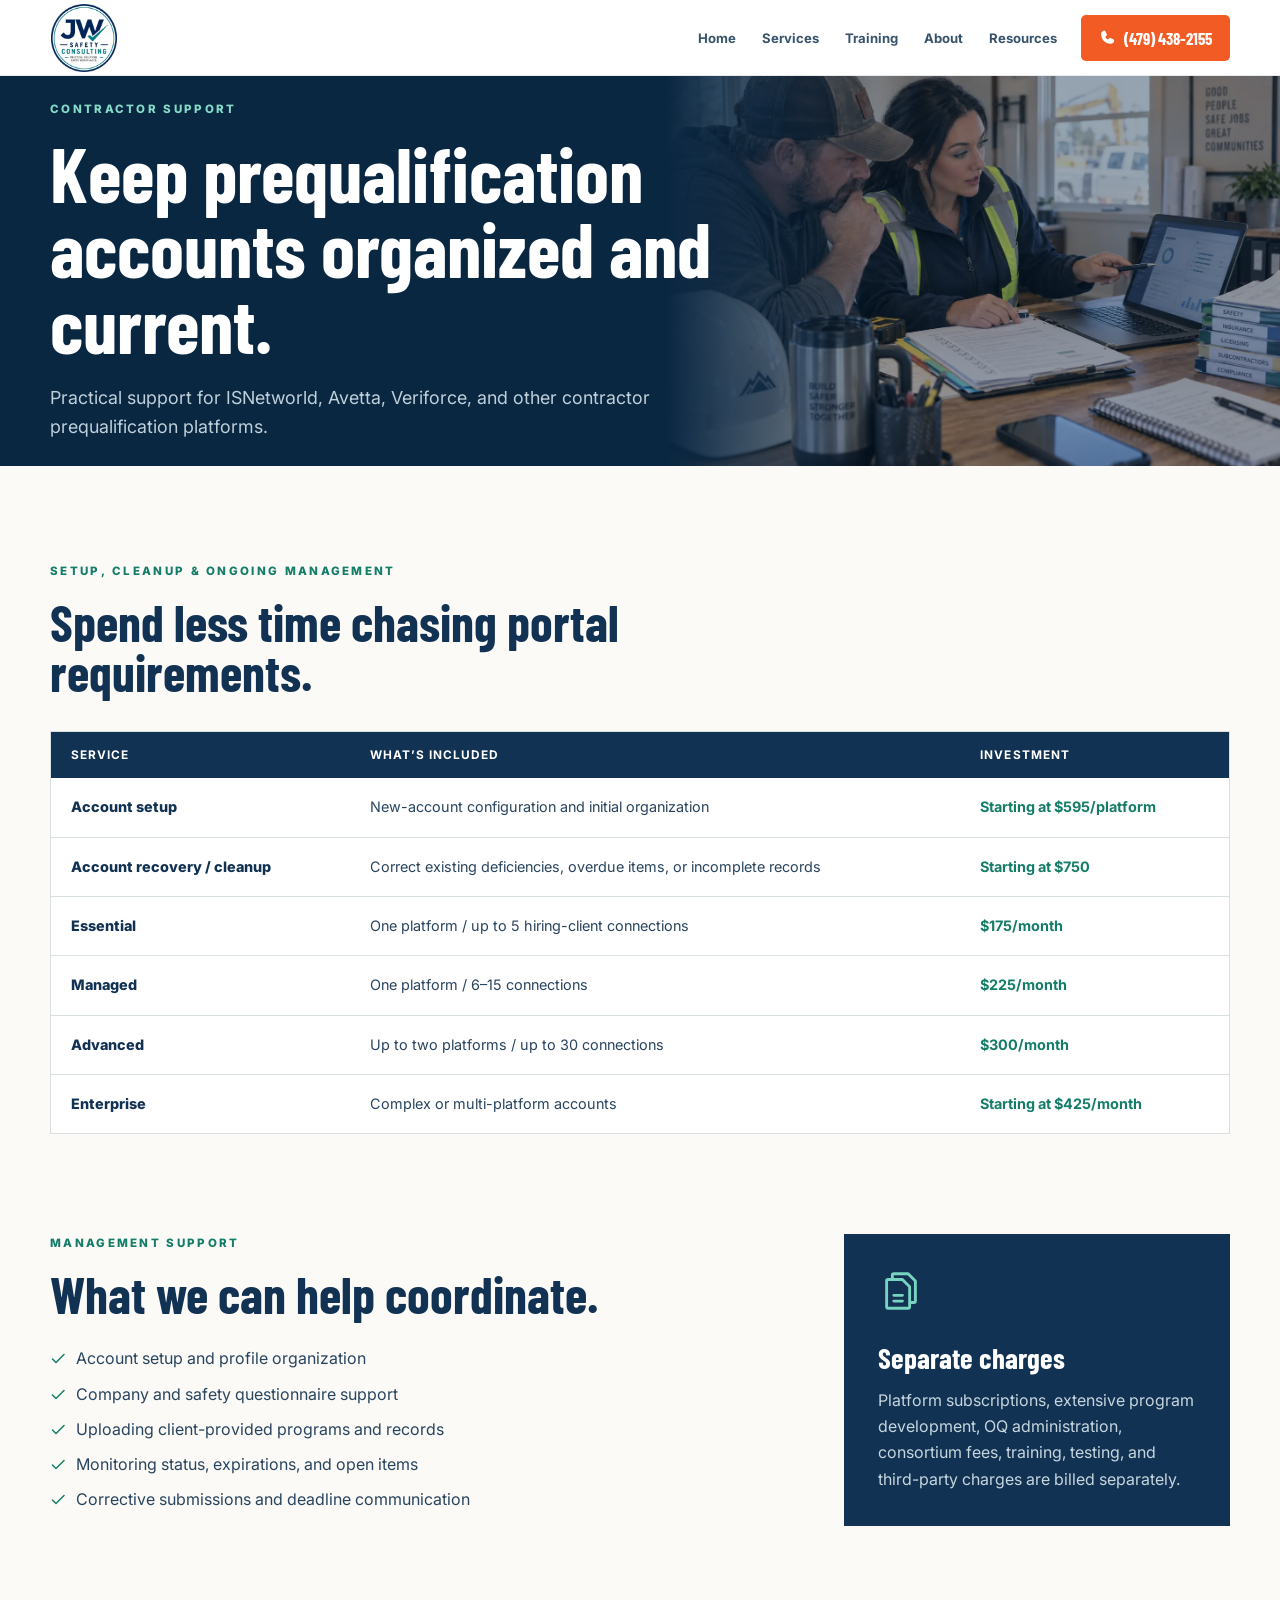
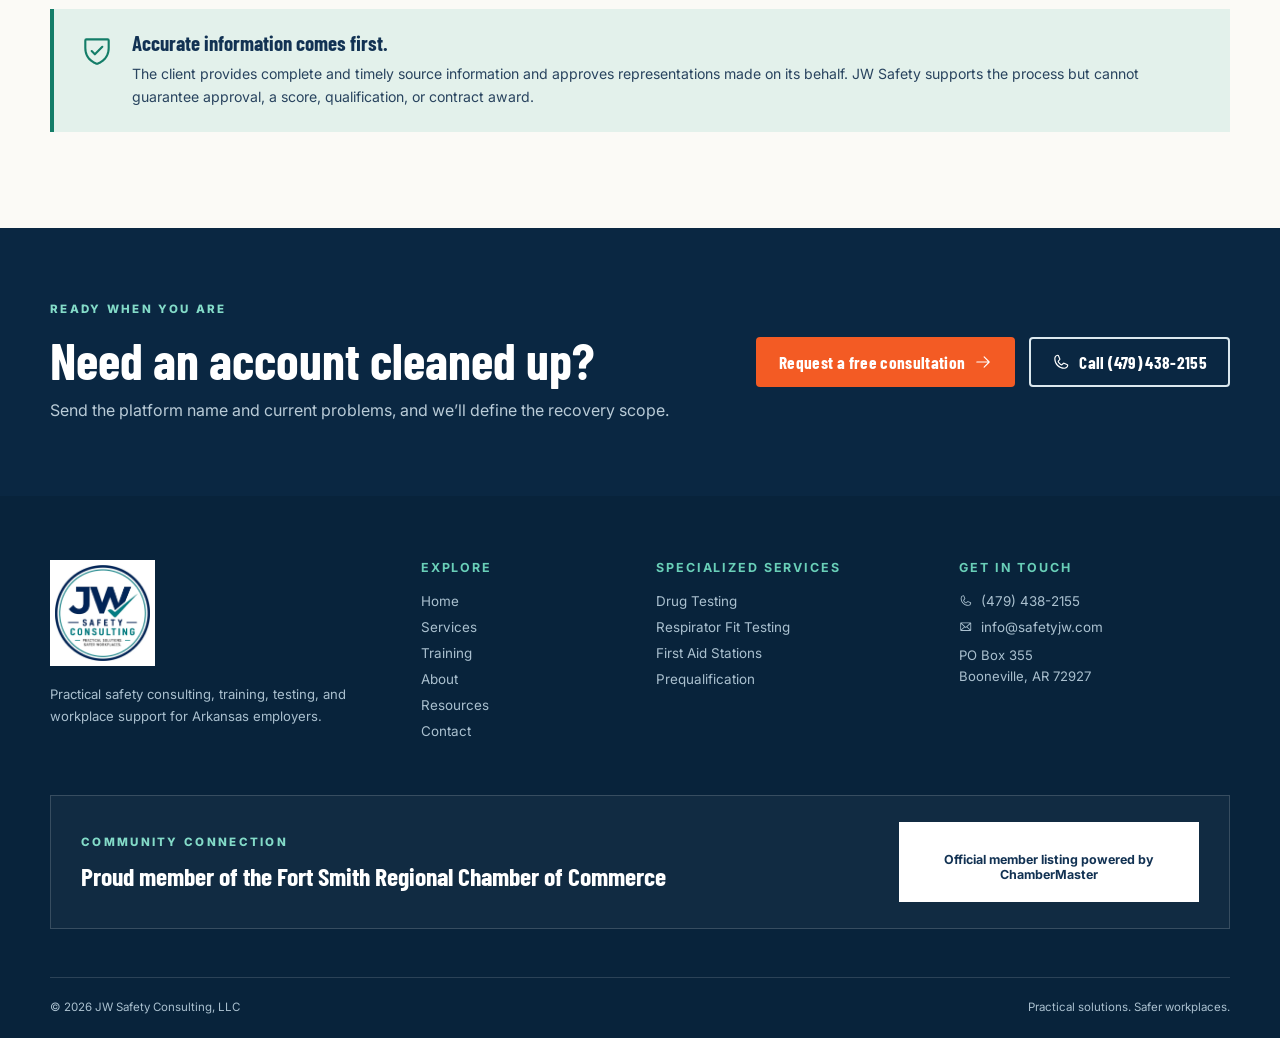
<file: prequalification.html>
<!doctype html>
<html lang="en">
  <head>
    <meta charset="UTF-8" />
    <meta name="viewport" content="width=device-width, initial-scale=1.0" />
    <meta name="description" content="Practical safety consulting, workplace training, testing, and support for Arkansas employers." />
    <meta name="theme-color" content="#12352f" />
    <title>Prequalification Management | JW Safety Consulting</title>
    <script type="module" crossorigin src="/assets/main-BbScLmGB.js"></script>
    <link rel="stylesheet" crossorigin href="/assets/main-DjabTkvs.css">
  </head>
  <body>
    <div id="root"></div>
  </body>
</html>
</file>
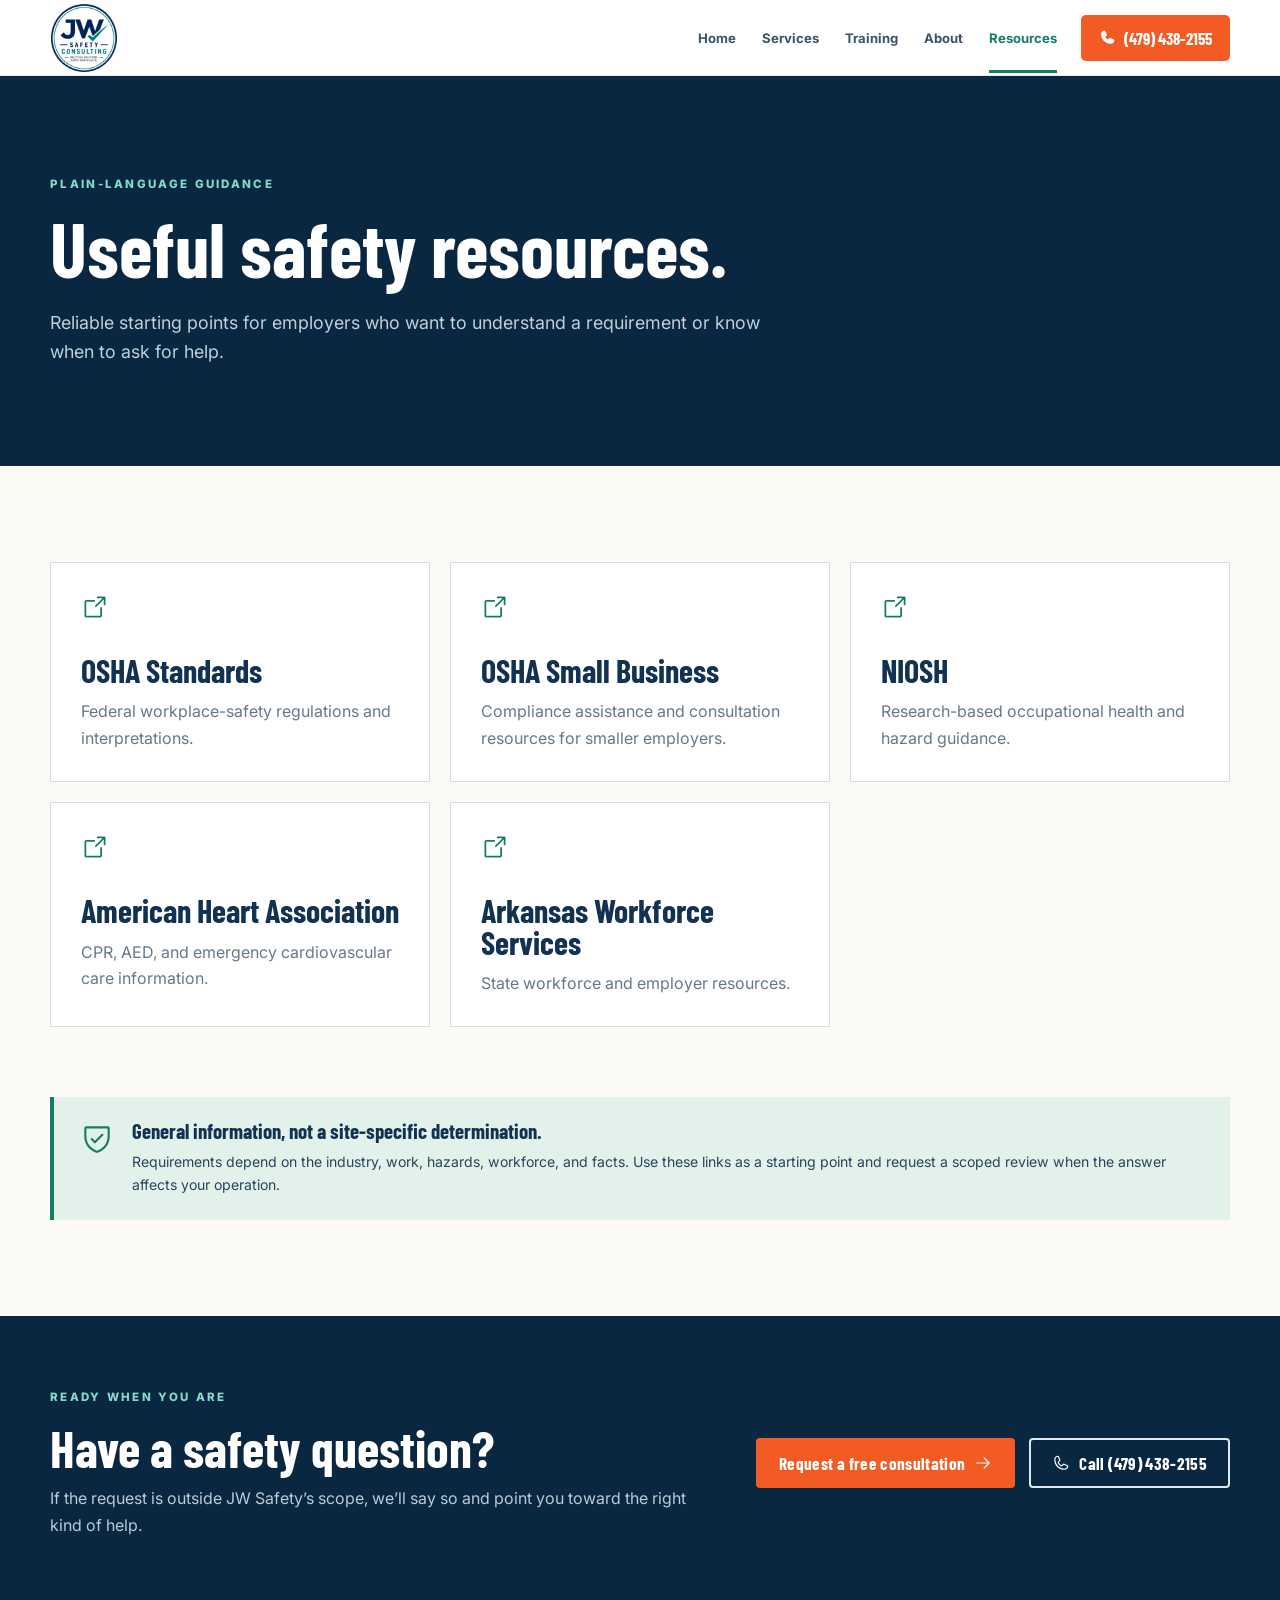
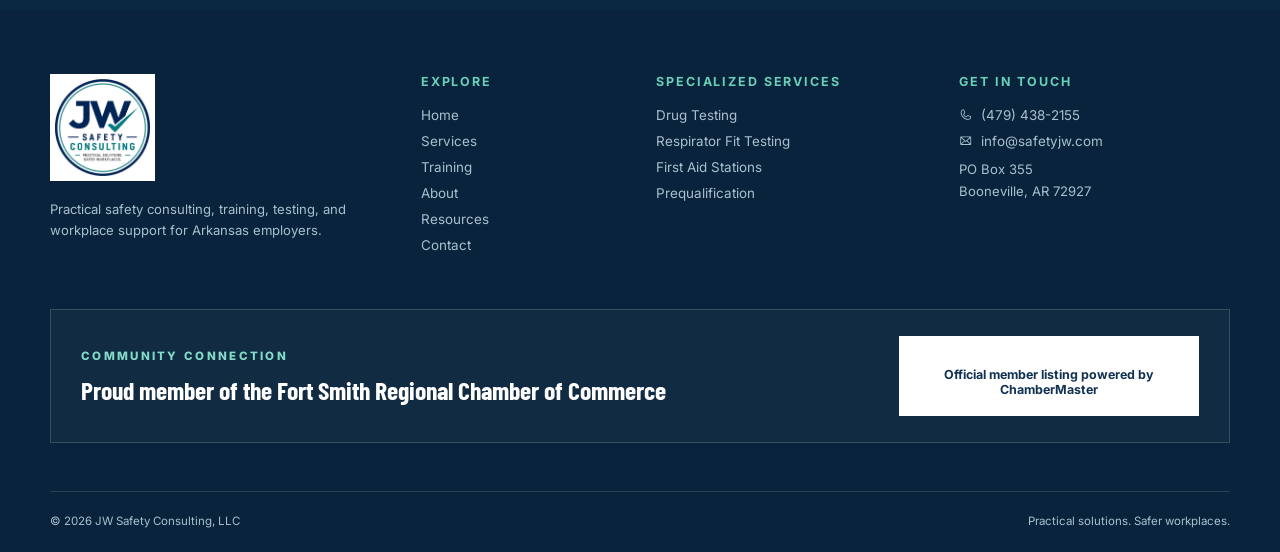
<file: resources.html>
<!doctype html>
<html lang="en">
  <head>
    <meta charset="UTF-8" />
    <meta name="viewport" content="width=device-width, initial-scale=1.0" />
    <meta name="description" content="Practical safety consulting, workplace training, testing, and support for Arkansas employers." />
    <meta name="theme-color" content="#12352f" />
    <title>Safety Resources | JW Safety Consulting</title>
    <script type="module" crossorigin src="/assets/main-BbScLmGB.js"></script>
    <link rel="stylesheet" crossorigin href="/assets/main-DjabTkvs.css">
  </head>
  <body>
    <div id="root"></div>
  </body>
</html>
</file>
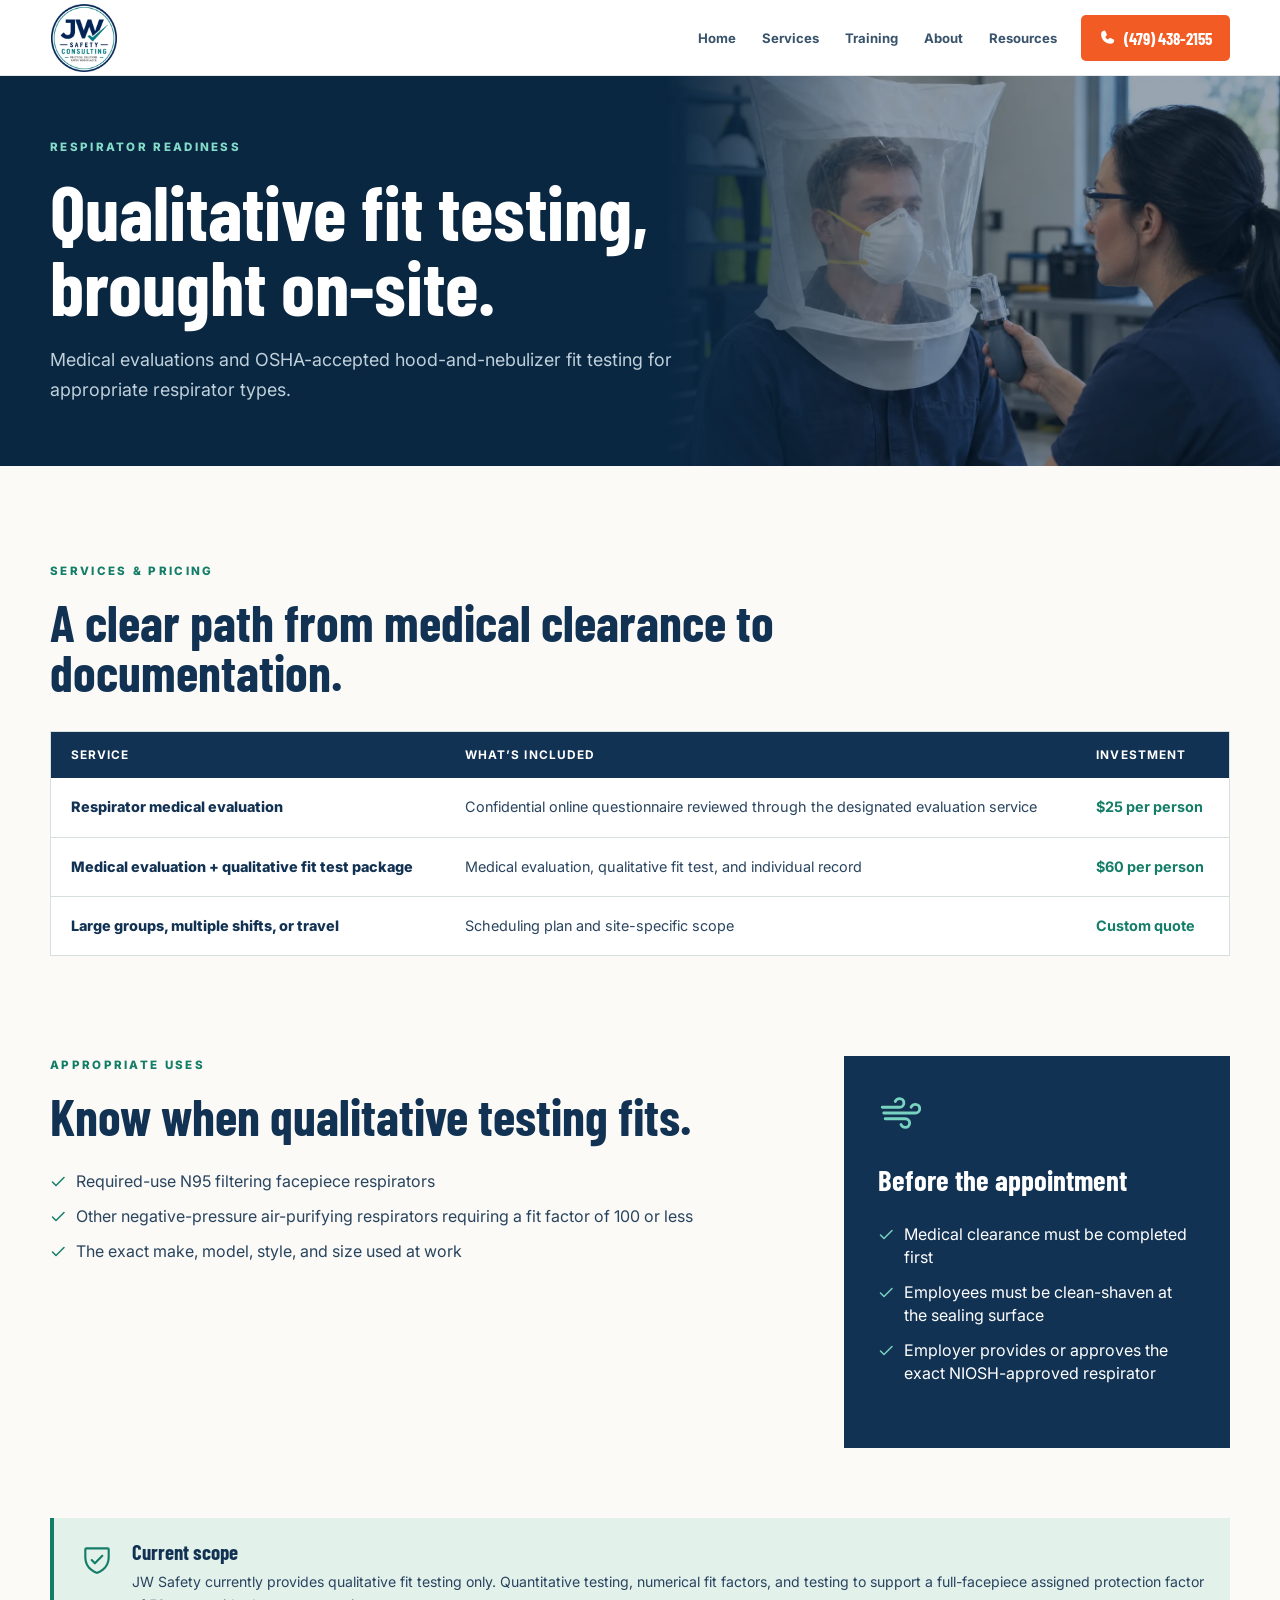
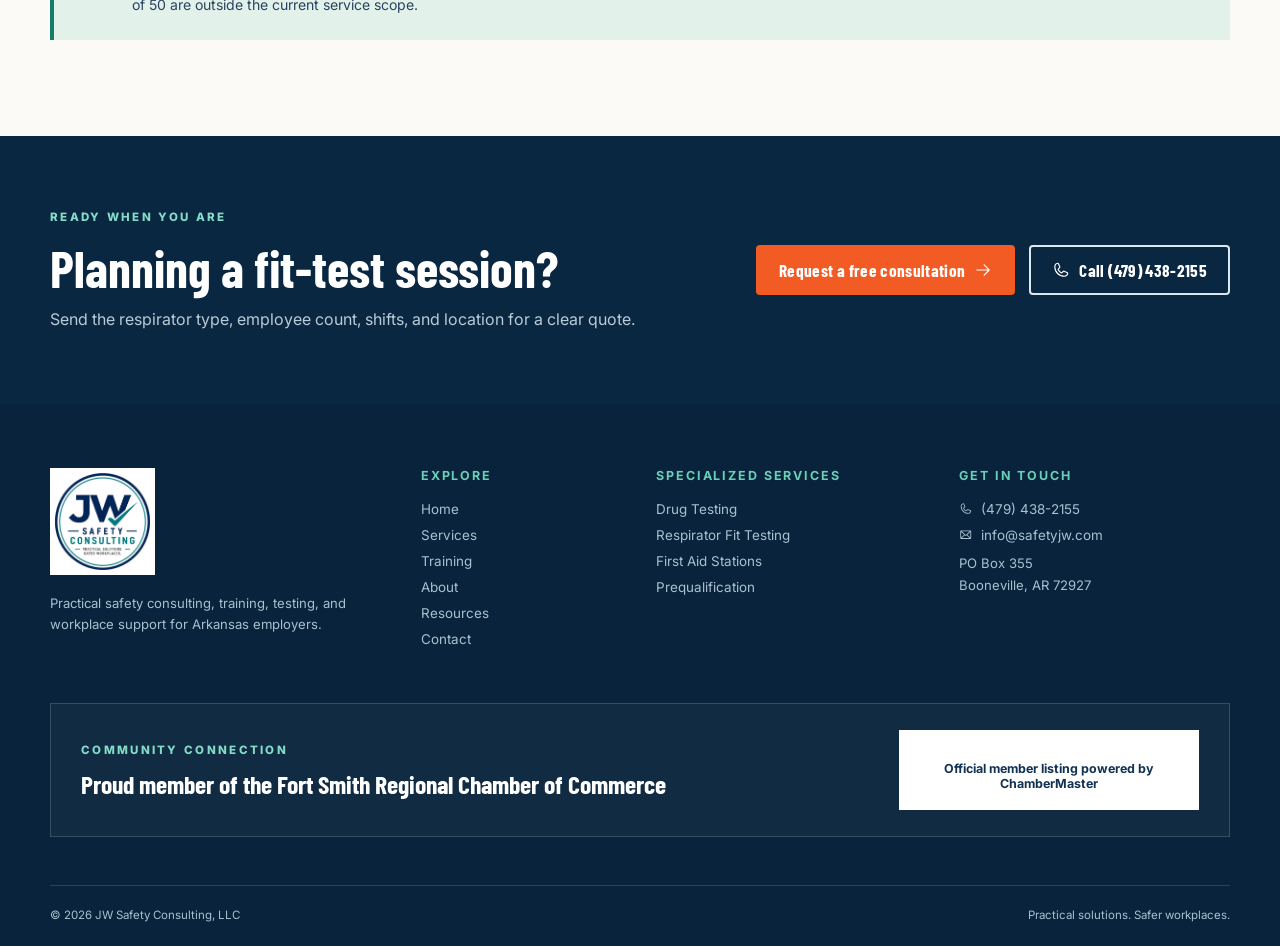
<file: respirator-fit-testing.html>
<!doctype html>
<html lang="en">
  <head>
    <meta charset="UTF-8" />
    <meta name="viewport" content="width=device-width, initial-scale=1.0" />
    <meta name="description" content="Practical safety consulting, workplace training, testing, and support for Arkansas employers." />
    <meta name="theme-color" content="#12352f" />
    <title>Respirator Fit Testing | JW Safety Consulting</title>
    <script type="module" crossorigin src="/assets/main-BbScLmGB.js"></script>
    <link rel="stylesheet" crossorigin href="/assets/main-DjabTkvs.css">
  </head>
  <body>
    <div id="root"></div>
  </body>
</html>
</file>
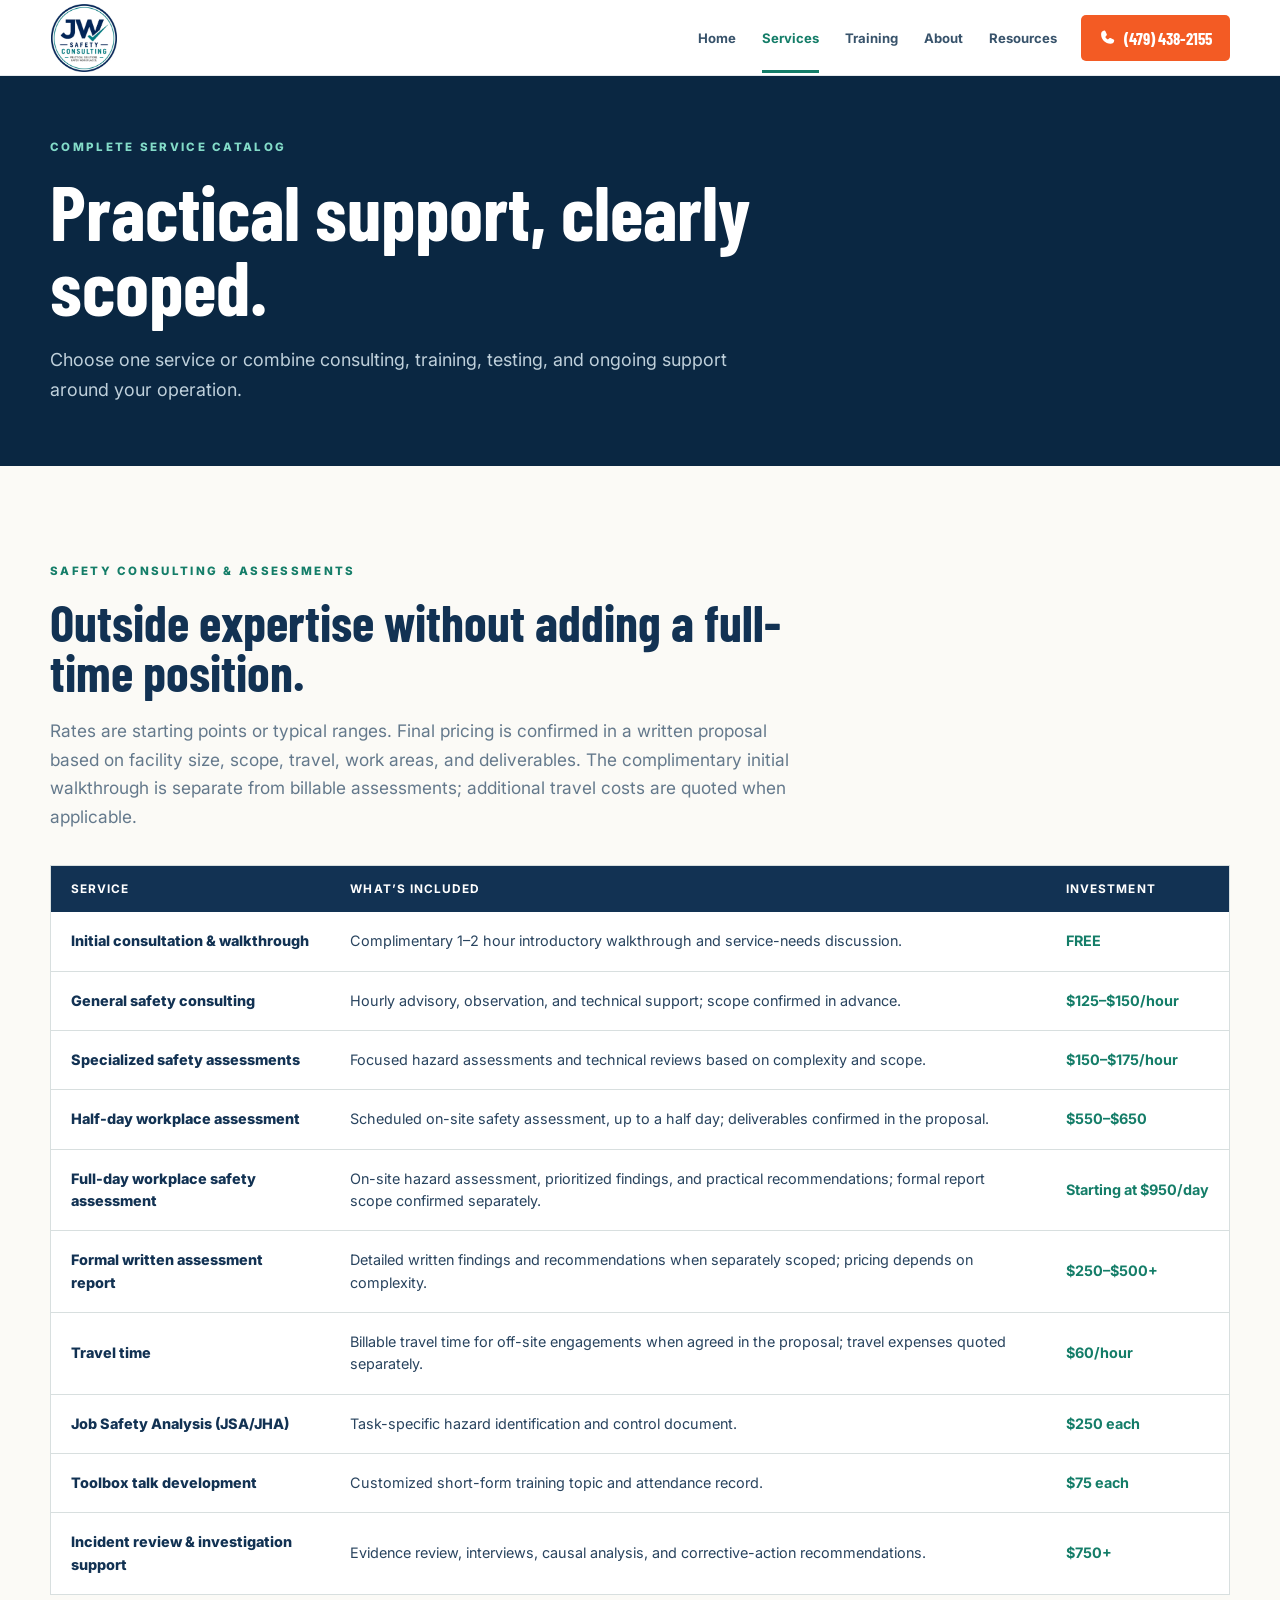
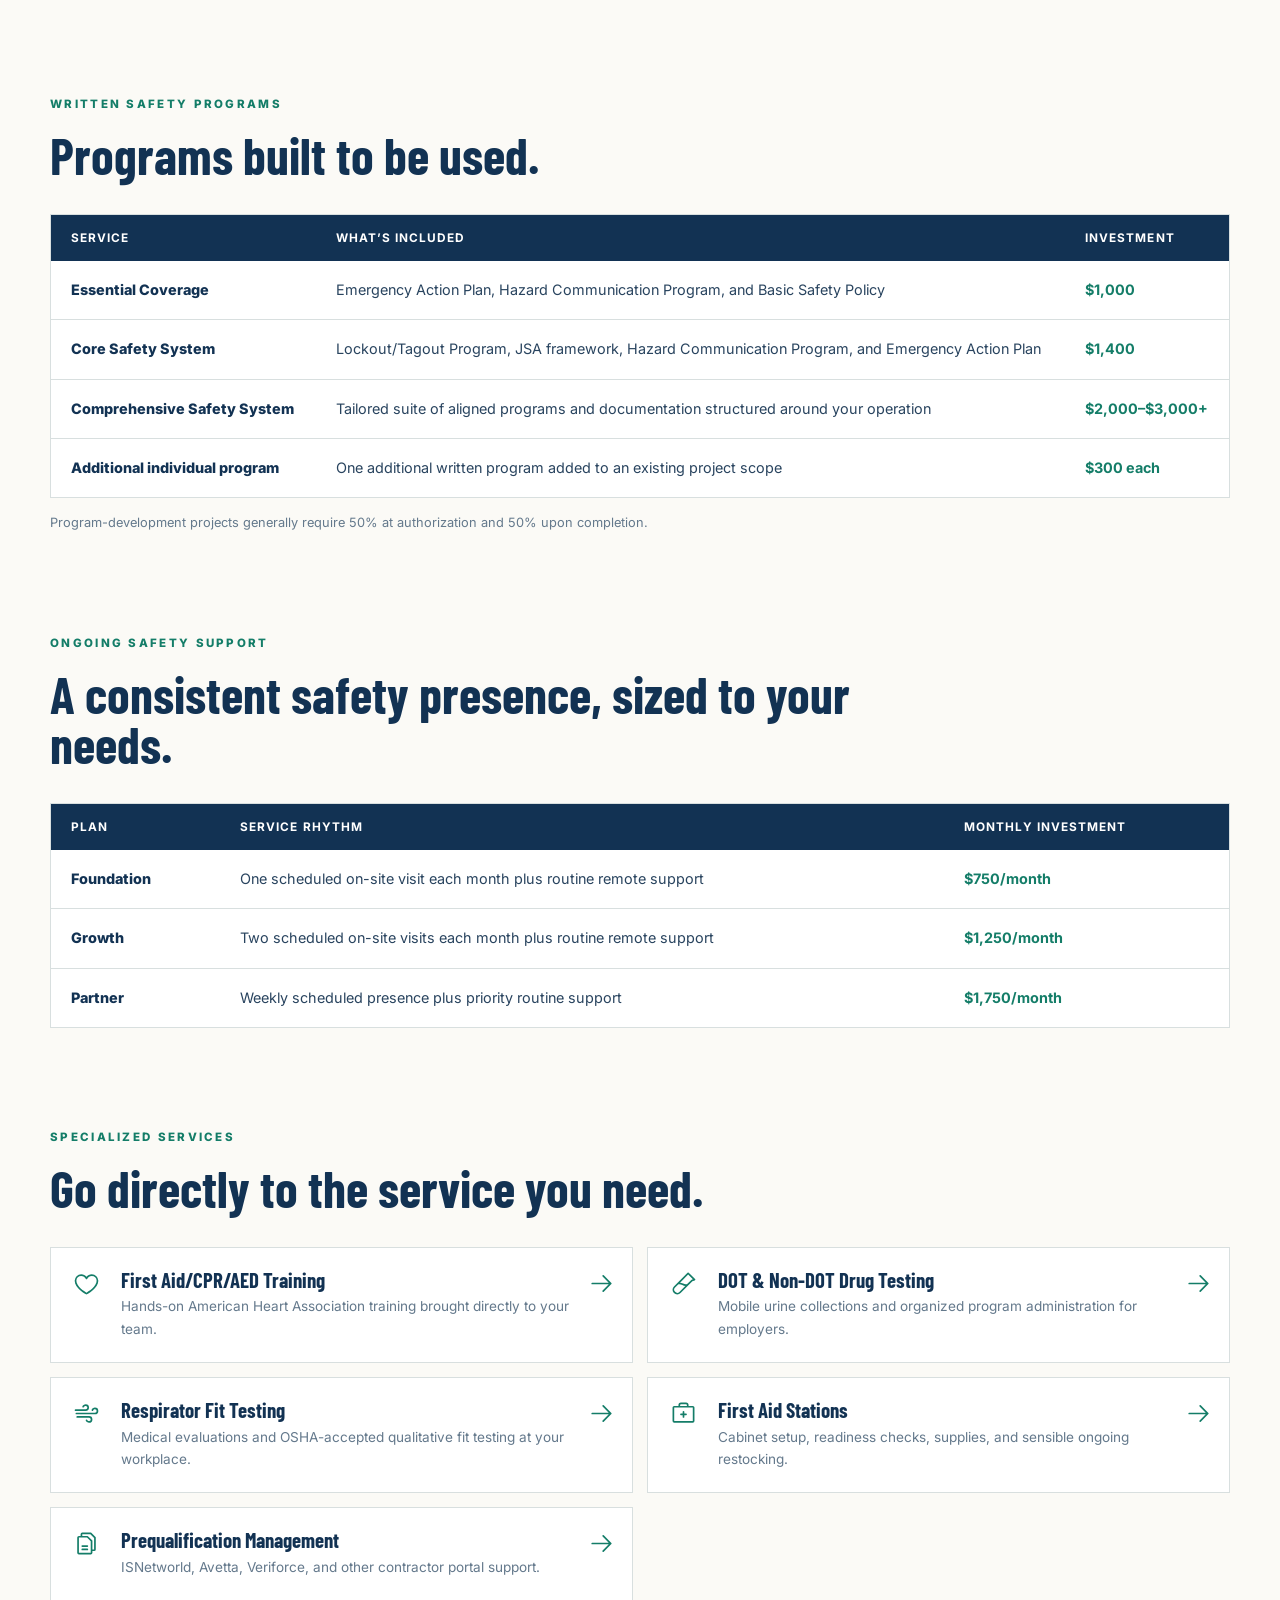
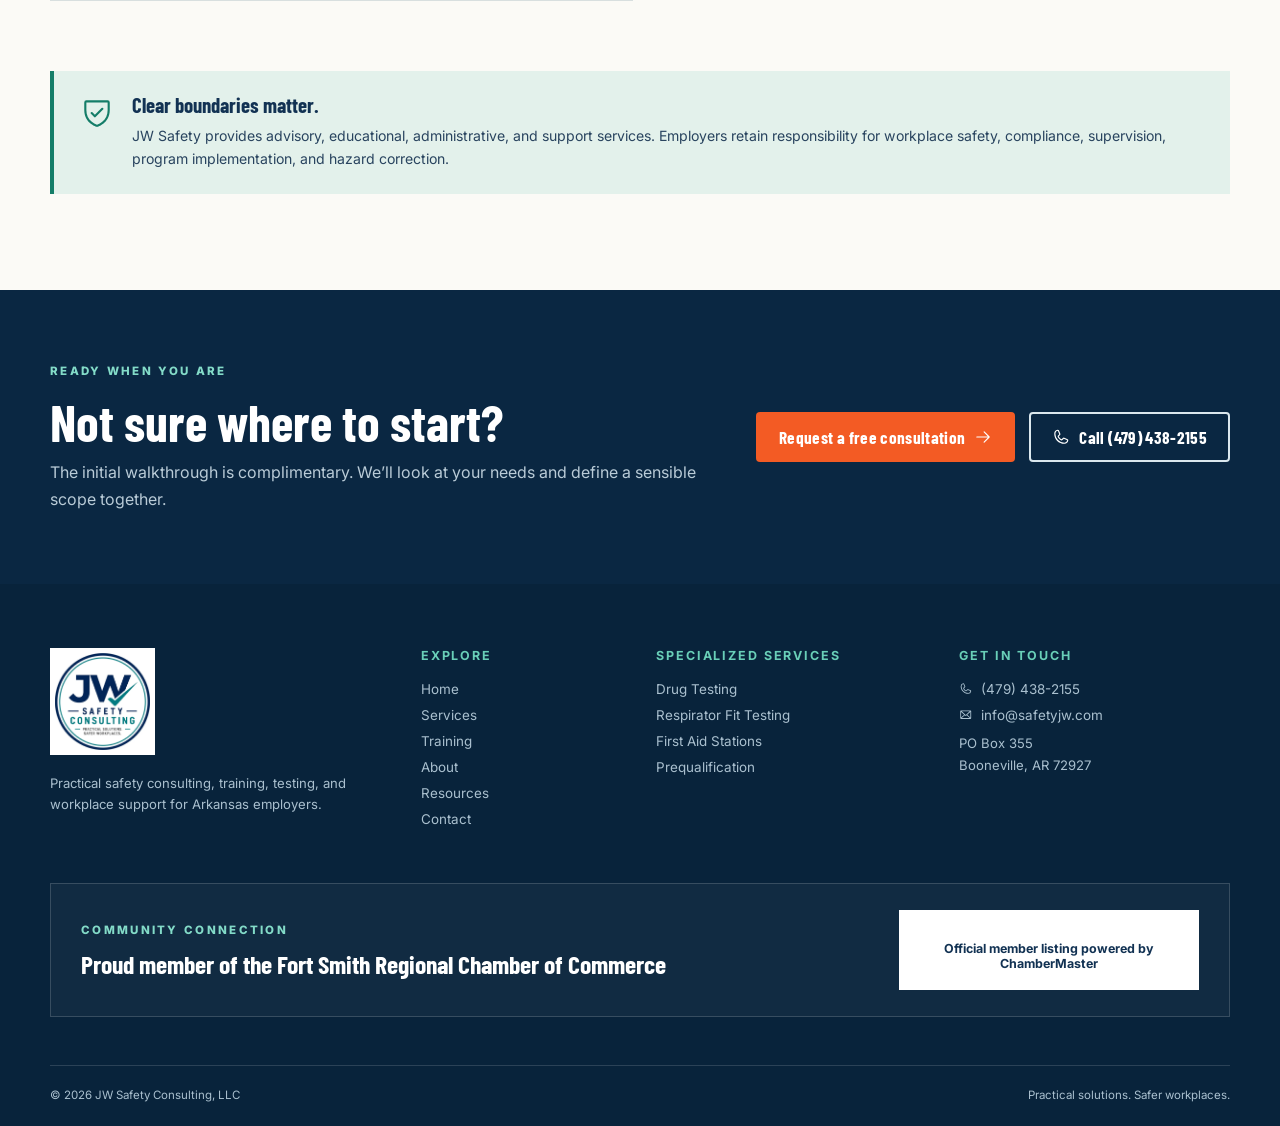
<file: services.html>
<!doctype html>
<html lang="en">
  <head>
    <meta charset="UTF-8" />
    <meta name="viewport" content="width=device-width, initial-scale=1.0" />
    <meta name="description" content="Practical safety consulting, workplace training, testing, and support for Arkansas employers." />
    <meta name="theme-color" content="#12352f" />
    <title>Services & Pricing | JW Safety Consulting</title>
    <script type="module" crossorigin src="/assets/main-BbScLmGB.js"></script>
    <link rel="stylesheet" crossorigin href="/assets/main-DjabTkvs.css">
  </head>
  <body>
    <div id="root"></div>
  </body>
</html>
</file>
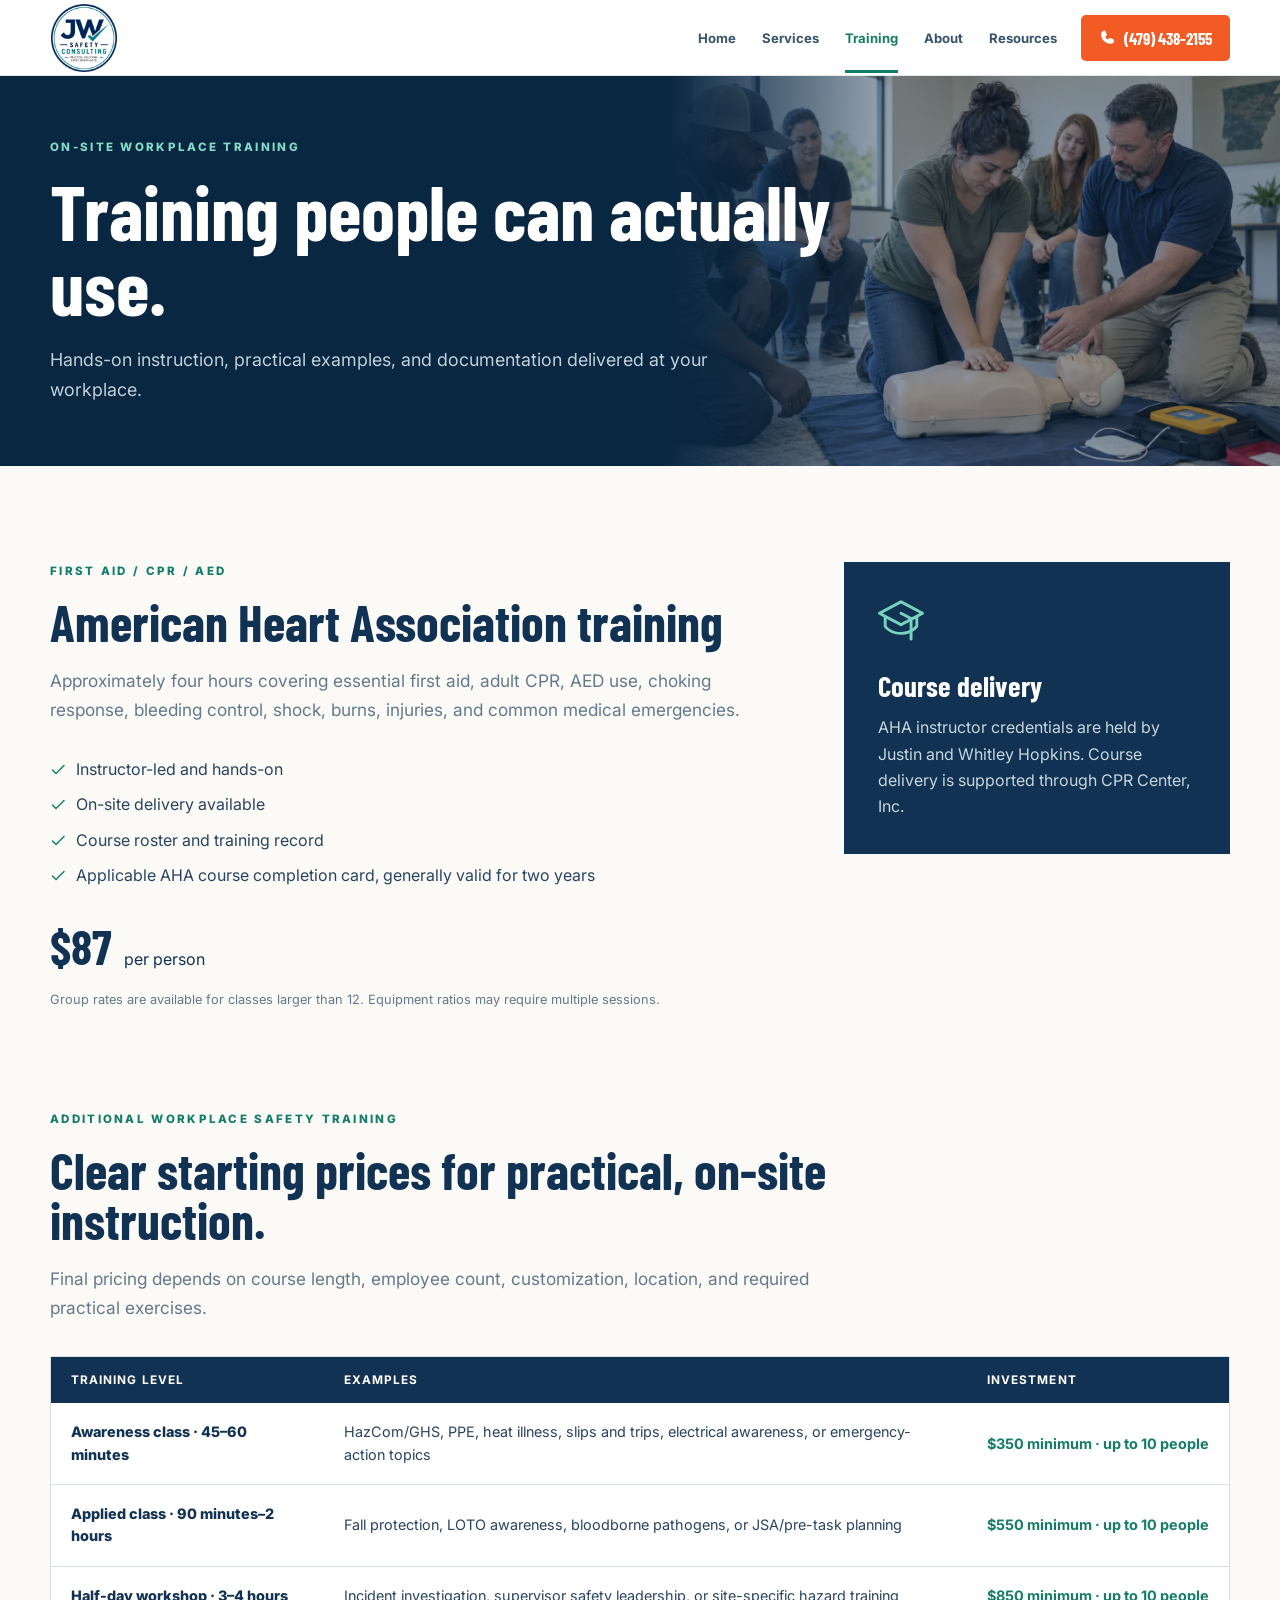
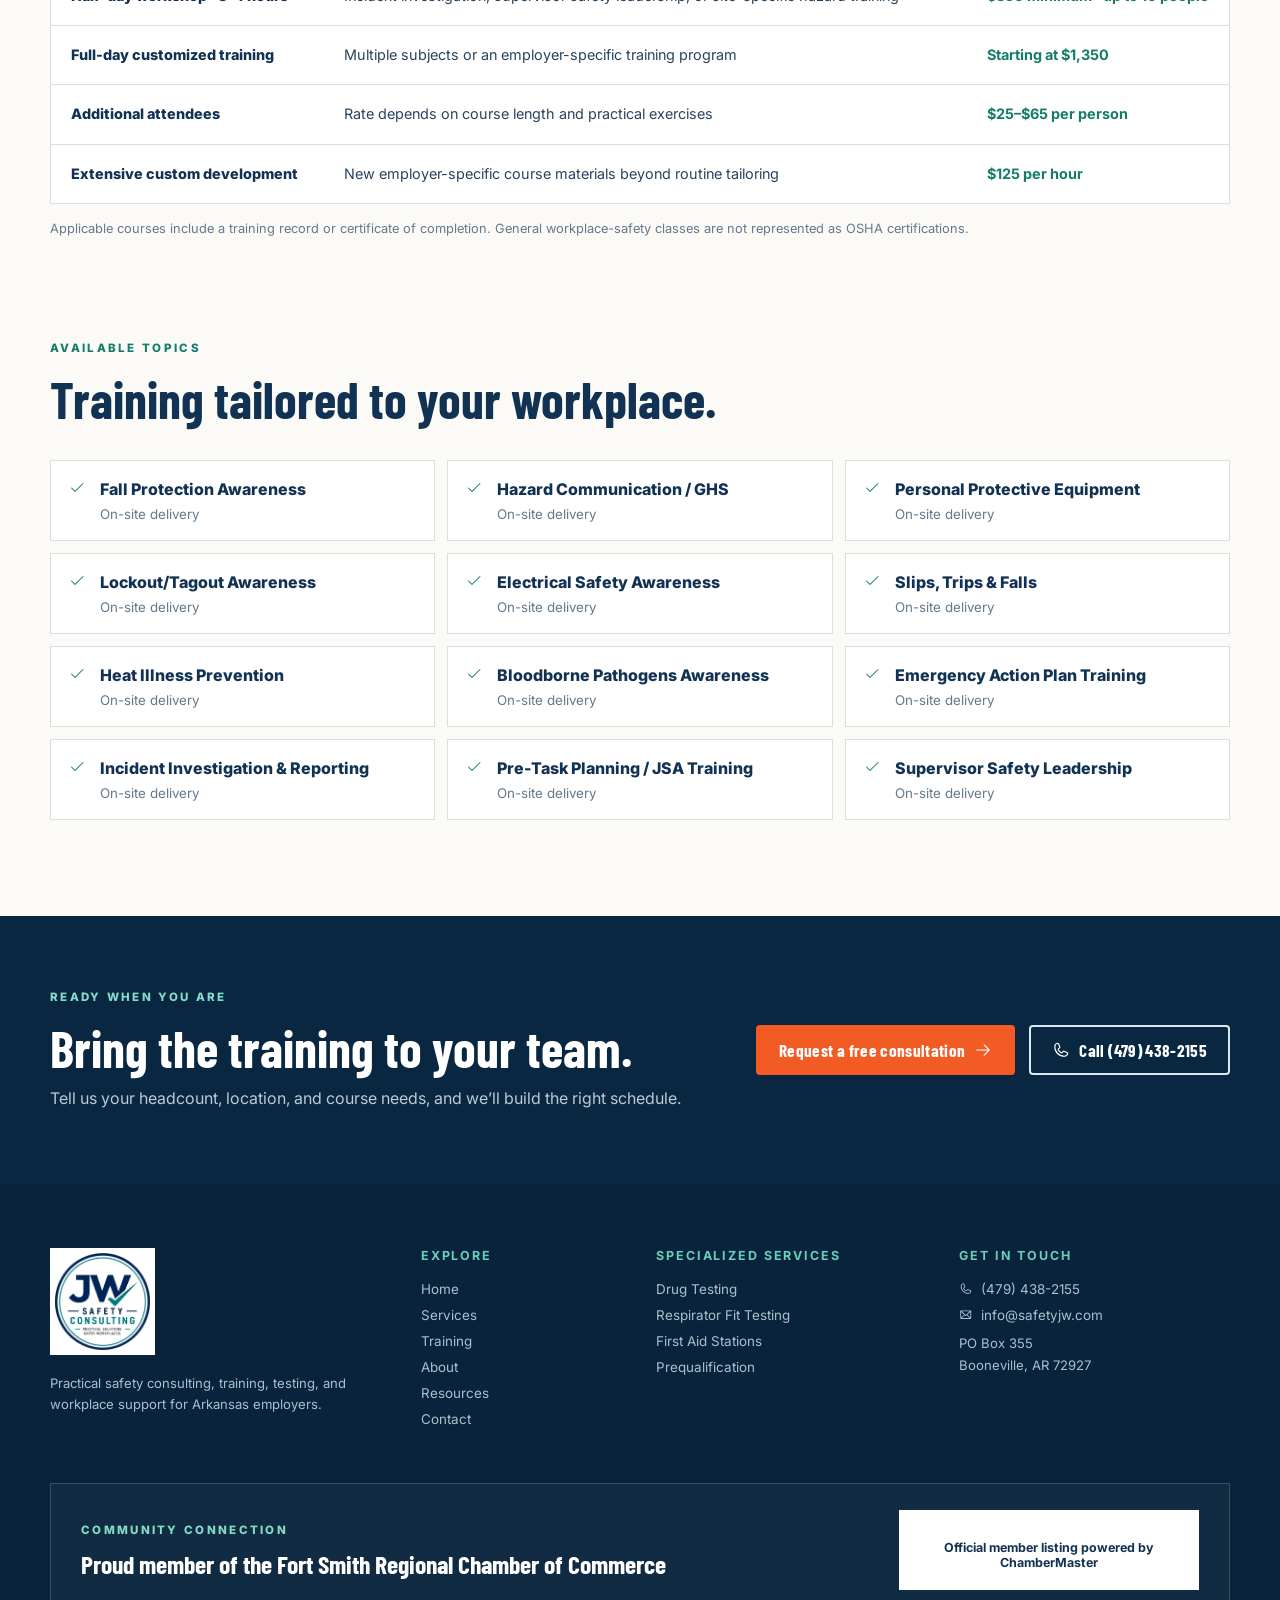
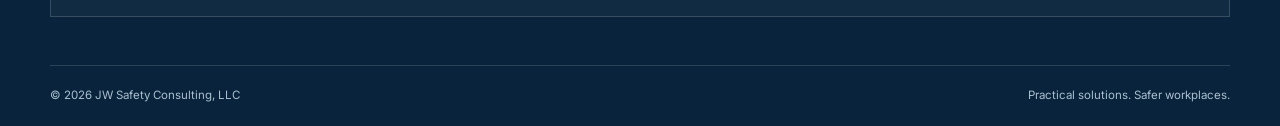
<file: training.html>
<!doctype html>
<html lang="en">
  <head>
    <meta charset="UTF-8" />
    <meta name="viewport" content="width=device-width, initial-scale=1.0" />
    <meta name="description" content="Practical safety consulting, workplace training, testing, and support for Arkansas employers." />
    <meta name="theme-color" content="#12352f" />
    <title>First Aid CPR AED Training | JW Safety Consulting</title>
    <script type="module" crossorigin src="/assets/main-BbScLmGB.js"></script>
    <link rel="stylesheet" crossorigin href="/assets/main-DjabTkvs.css">
  </head>
  <body>
    <div id="root"></div>
  </body>
</html>
</file>
<file: assets/main-DjabTkvs.css>
@import"https://fonts.googleapis.com/css2?family=Barlow+Condensed:wght@600;700&family=Inter:wght@400;500;600;700&display=swap";:root{--ink:#123253;--ink-dark:#0a2742;--green:#147d68;--green-soft:#e3f1eb;--orange:#f35b24;--cream:#fbfaf6;--paper:#f3f1e9;--text:#29445f;--muted:#64798c;--line:#d8dfdf;--white:#fff;font-family:Inter,system-ui,sans-serif;color:var(--text);background:var(--cream);font-synthesis:none}*{box-sizing:border-box}html{scroll-behavior:smooth}body{margin:0;min-width:320px;min-height:100vh;background:var(--cream);-webkit-font-smoothing:antialiased}img{max-width:100%;display:block}a{color:inherit}.shell{width:min(1180px,calc(100% - 48px));margin-inline:auto}.site-header{height:76px;display:flex;align-items:center;padding:0 max(24px,calc((100vw - 1180px)/2));background:#fffffff5;position:sticky;top:0;z-index:50;border-bottom:1px solid rgba(18,50,83,.1);-webkit-backdrop-filter:blur(12px);backdrop-filter:blur(12px)}.brand{display:block;width:68px;flex:none}.brand img{width:68px;height:68px;object-fit:contain}.site-header nav{display:flex;align-items:center;gap:26px;margin-left:auto;margin-right:24px}.site-header nav a{font-size:.82rem;font-weight:700;text-decoration:none;color:#38536b;padding:28px 0 24px;border-bottom:3px solid transparent}.site-header nav a:hover,.site-header nav a.active{color:var(--green);border-color:var(--green)}.site-header nav a.nav-contact{display:none}.header-phone{display:flex;align-items:center;gap:8px;text-decoration:none;background:var(--orange);color:#fff;padding:13px 18px;border-radius:5px;font:700 1.05rem Barlow Condensed}.menu-button{display:none;border:0;background:none;color:var(--ink);font-size:28px}h1,h2,h3{font-family:Barlow Condensed,Impact,sans-serif;color:var(--ink);margin:0;line-height:.98}h1{font-size:clamp(3.2rem,6vw,5.5rem)}h2{font-size:clamp(2.35rem,4vw,3.6rem)}h3{font-size:1.55rem}p{line-height:1.65;margin:0}.eyebrow{font-size:.72rem;font-weight:800;text-transform:uppercase;letter-spacing:.2em;color:var(--green);margin-bottom:16px}.eyebrow.light{color:#83dbc8}.button{display:inline-flex;align-items:center;justify-content:center;gap:9px;min-height:50px;padding:0 21px;border-radius:4px;text-decoration:none;border:2px solid transparent;font:700 1.08rem Barlow Condensed;letter-spacing:.02em;cursor:pointer}.button svg{font-size:18px}.button.orange{background:var(--orange);color:#fff}.button.orange:hover{background:#d94716}.button.green{background:var(--green);color:#fff}.button.outline{border-color:var(--ink);color:var(--ink);background:#ffffff8c}.button.outline-light{border-color:#dbe8ee;color:#fff}.text-link{display:inline-flex;align-items:center;gap:7px;font-weight:800;text-decoration:none;color:var(--green);white-space:nowrap}.hero{min-height:680px;position:relative;overflow:hidden;background:#eef2ec;display:flex;align-items:center}.hero-photo{position:absolute;top:0;right:0;bottom:0;left:0;width:100%;height:100%;object-fit:cover;object-position:62% center}.hero-wash{position:absolute;top:0;right:0;bottom:0;left:0;background:linear-gradient(90deg,#f5f5ed,#f5f5edf5 30%,#f5f5ed73 55%,#f5f5ed00 76%)}.hero-copy{position:relative;z-index:2}.hero-copy h1{max-width:650px}.hero-lead{font-size:1.2rem;max-width:520px;margin:24px 0 30px;color:#304b66}.hero-actions,.cta-actions{display:flex;gap:14px;flex-wrap:wrap}.trust-row{min-height:104px;display:grid;grid-template-columns:repeat(3,1fr);align-items:center;gap:24px}.trust-row span{display:flex;align-items:center;gap:12px;font-size:.86rem;font-weight:700;color:#435e72}.trust-row svg{color:var(--green);font-size:26px;flex:none}.services-section,.page{padding-block:96px}.section-heading{display:flex;justify-content:space-between;align-items:end;gap:32px;margin-bottom:40px}.section-heading p{max-width:670px;margin-top:12px;color:var(--muted)}.service-grid{display:grid;grid-template-columns:repeat(3,1fr);gap:22px}.service-card{background:#fff;border:1px solid var(--line);text-decoration:none;box-shadow:0 8px 24px #14324b0f;transition:.2s transform,.2s box-shadow;overflow:hidden}.service-card:hover{transform:translateY(-4px);box-shadow:0 15px 32px #14324b1f}.service-card>img{width:100%;aspect-ratio:1.75;object-fit:cover}.service-card-body{padding:22px;display:grid;grid-template-columns:34px 1fr;gap:6px 9px}.service-card-body>svg{color:var(--green)}.service-card-body h3{font-size:1.45rem}.service-card-body p{grid-column:1/-1;color:var(--muted);font-size:.9rem;margin:10px 0}.service-card-body span{grid-column:1/-1;display:flex;align-items:center;gap:6px;color:var(--green);font-weight:800;font-size:.85rem}.about-home{display:grid;grid-template-columns:1.05fr 1fr .62fr;gap:55px;align-items:center;padding-bottom:100px}.about-photo img{width:100%;height:480px;object-fit:cover;object-position:center top}.about-home>div:nth-child(2)>p:not(.eyebrow){margin:20px 0;color:var(--muted)}.logo-motion{align-self:stretch;background:var(--paper);display:flex;flex-direction:column;justify-content:center;padding:20px}.logo-motion video{width:100%;mix-blend-mode:multiply}.logo-motion p{font:700 1.35rem Barlow Condensed;color:var(--ink);text-align:center;margin-top:18px}.price-preview{background:var(--paper);padding-block:88px}.price-grid{display:grid;grid-template-columns:repeat(4,1fr);border-block:1px solid #cbd4d1}.price-item{padding:28px 24px;border-right:1px solid #cbd4d1}.price-item:last-child{border:0}.price-item p{font-size:.78rem;font-weight:800;color:var(--ink);min-height:38px}.price-item strong{display:block;font:700 2.35rem Barlow Condensed;color:var(--ink);margin-top:8px}.price-item span{font-size:.78rem;color:var(--muted)}.cta{background:var(--ink-dark);color:#fff;padding-block:72px}.cta-inner{display:flex;justify-content:space-between;align-items:center;gap:50px}.cta h2{color:#fff}.cta p:not(.eyebrow){color:#b9cbd7;margin-top:12px;max-width:650px}.site-footer{background:#08233b;color:#aac0cf;padding:64px 0 24px}.footer-grid{display:grid;grid-template-columns:1.4fr .8fr 1.1fr 1.2fr;gap:55px}.footer-grid h3{font:700 .78rem Inter;letter-spacing:.15em;text-transform:uppercase;color:#69cfb8;margin-bottom:18px}.footer-grid a{display:flex;align-items:center;gap:8px;text-decoration:none;margin:10px 0;font-size:.84rem}.footer-grid p{font-size:.82rem}.footer-brand img{width:105px;background:#fff;padding:5px;margin-bottom:18px}.footer-bottom{display:flex;justify-content:space-between;border-top:1px solid rgba(255,255,255,.14);padding-top:22px;margin-top:48px;font-size:.72rem}.page-hero{background:var(--ink-dark);color:#fff;min-height:390px;display:flex;align-items:center;position:relative;overflow:hidden}.page-hero .shell{position:relative;z-index:2}.page-hero h1{color:#fff;max-width:820px}.page-hero p:not(.eyebrow){font-size:1.12rem;color:#bfd0db;max-width:720px;margin-top:22px}.page-hero.with-image>img{position:absolute;right:0;top:0;width:48%;height:100%;object-fit:cover;opacity:.58;-webkit-mask-image:linear-gradient(90deg,transparent,#000 35%);mask-image:linear-gradient(90deg,transparent,#000 35%)}.page section+section{margin-top:100px}.page section>h2{max-width:800px}.intro{font-size:1.08rem;color:var(--muted);max-width:770px;margin:20px 0 34px}.table-wrap{overflow-x:auto;margin-top:34px;border:1px solid var(--line);background:#fff}.table-wrap table{width:100%;border-collapse:collapse;min-width:720px}.table-wrap th{text-align:left;background:var(--ink);color:#fff;padding:16px 20px;font-size:.74rem;text-transform:uppercase;letter-spacing:.09em}.table-wrap td{padding:18px 20px;border-bottom:1px solid var(--line);font-size:.9rem;line-height:1.55}.table-wrap tr:last-child td{border:0}.table-wrap td:first-child{font-weight:800;color:var(--ink)}.table-wrap td:last-child{color:var(--green);white-space:nowrap}.fine-print{font-size:.8rem;color:var(--muted);margin-top:14px}.link-grid{display:grid;grid-template-columns:1fr 1fr;gap:14px;margin-top:34px}.link-grid>a{display:grid;grid-template-columns:34px 1fr 22px;align-items:start;gap:14px;background:#fff;border:1px solid var(--line);padding:22px;text-decoration:none}.link-grid>a>svg{font-size:27px;color:var(--green)}.link-grid h3{font-size:1.3rem}.link-grid p{font-size:.85rem;color:var(--muted);margin-top:5px}.notice{display:flex;gap:18px;background:var(--green-soft);border-left:4px solid var(--green);padding:24px 26px;margin-top:70px}.notice>svg{font-size:34px;color:var(--green);flex:none}.notice h3{font-size:1.3rem}.notice p{font-size:.88rem;margin-top:8px}.split{display:grid;grid-template-columns:1.5fr .8fr;gap:70px;align-items:start}.callout{background:var(--ink);color:#fff;padding:34px}.callout>svg{font-size:46px;color:#78d4c0;margin-bottom:26px}.callout h3{color:#fff;font-size:1.8rem}.callout p{color:#c6d6df;margin-top:14px}.check-list{list-style:none;padding:0;margin:28px 0}.check-list li{display:flex;gap:10px;margin:12px 0;line-height:1.45}.check-list svg{flex:none;color:var(--green);margin-top:3px}.callout .check-list svg{color:#78d4c0}.big-price{display:flex;align-items:baseline;gap:12px;color:var(--ink);margin-top:30px}.big-price strong{font:700 3rem Barlow Condensed}.topic-grid{display:grid;grid-template-columns:repeat(3,1fr);gap:12px;margin-top:36px}.topic-grid>div{background:#fff;border:1px solid var(--line);padding:18px;display:grid;grid-template-columns:24px 1fr;gap:7px}.topic-grid svg{color:var(--green)}.topic-grid span{font-weight:800;color:var(--ink)}.topic-grid small{grid-column:2;color:var(--muted)}.bio{display:grid;grid-template-columns:390px 1fr;gap:70px}.bio>img{width:100%;height:580px;object-fit:cover;object-position:center top}.bio p:not(.eyebrow){margin:18px 0;color:var(--muted)}.resource-grid{display:grid;grid-template-columns:repeat(3,1fr);gap:20px}.resource-grid a{background:#fff;border:1px solid var(--line);padding:30px;text-decoration:none;min-height:220px}.resource-grid svg{font-size:28px;color:var(--green);margin-bottom:30px}.resource-grid h2{font-size:2rem}.resource-grid p{color:var(--muted);margin-top:12px}.contact-layout{display:grid;grid-template-columns:.8fr 1.2fr;gap:70px}.contact-info>a,.contact-info>p{display:flex;align-items:center;gap:12px;margin:22px 0;text-decoration:none}.contact-info svg{font-size:24px;color:var(--green)}.form-card{background:#fff;border:1px solid var(--line);padding:36px}.form-card form{display:grid;gap:18px}.field-row{display:grid;grid-template-columns:1fr 1fr;gap:16px}.form-card label{display:grid;gap:7px;font-size:.78rem;font-weight:800;color:var(--ink)}.form-card input,.form-card select,.form-card textarea{font:inherit;color:var(--text);border:1px solid #b9c7ca;border-radius:3px;padding:12px;background:#fff}.form-card input:focus,.form-card select:focus,.form-card textarea:focus{outline:3px solid rgba(20,125,104,.18);border-color:var(--green)}.success{text-align:center;padding:30px}.success>svg{font-size:55px;color:var(--green)}.success p{margin:18px 0 26px}@media(prefers-reduced-motion:reduce){*{scroll-behavior:auto!important;transition:none!important}.logo-motion video{display:none}.logo-motion{background:url(/assets/jw-logo.webp) center/70% no-repeat var(--paper)}}@media(max-width:980px){.site-header nav{gap:15px}.service-grid{grid-template-columns:repeat(2,1fr)}.about-home{grid-template-columns:1fr 1fr}.logo-motion{grid-column:1/-1;display:grid;grid-template-columns:220px 1fr;align-items:center}.price-grid{grid-template-columns:repeat(2,1fr)}.price-item:nth-child(2){border-right:0}.price-item:nth-child(-n+2){border-bottom:1px solid #cbd4d1}.footer-grid{grid-template-columns:1fr 1fr}.split{grid-template-columns:1fr}.topic-grid{grid-template-columns:repeat(2,1fr)}}@media(max-width:760px){.shell{width:min(100% - 32px,1180px)}.site-header{height:68px;padding:0 16px}.brand,.brand img{width:59px;height:59px}.menu-button{display:block;margin-left:auto}.header-phone{display:none}.site-header nav{display:none;position:absolute;top:68px;left:0;right:0;background:#fff;padding:16px 22px 24px;box-shadow:0 15px 30px #0a274229}.site-header nav.nav-open{display:grid;gap:0}.site-header nav a{padding:14px 4px;border-bottom:1px solid var(--line)}.site-header nav a.nav-contact{display:block;color:#fff;background:var(--green);text-align:center;margin-top:12px;padding:14px;border:0}.hero{min-height:720px;align-items:flex-start;padding-top:55px}.hero-photo{object-position:68% bottom}.hero-wash{background:linear-gradient(180deg,#f5f5ed,#f5f5edf5 45%,#f5f5ed33 77%)}.hero-copy h1{font-size:3.6rem}.hero-lead{font-size:1rem}.hero-actions{display:grid}.hero-actions .button{width:100%}.trust-row{grid-template-columns:1fr;gap:14px;padding-block:24px}.services-section,.page{padding-block:70px}.section-heading{display:block}.section-heading .text-link{margin-top:20px}.service-grid{grid-template-columns:1fr}.about-home{grid-template-columns:1fr;gap:32px;padding-bottom:70px}.about-photo img{height:420px}.logo-motion{grid-template-columns:140px 1fr}.cta-inner{display:block}.cta-actions{margin-top:28px}.cta-actions .button{width:100%}.footer-grid{grid-template-columns:1fr}.footer-bottom{display:grid;gap:9px}.page-hero{min-height:390px}.page-hero.with-image>img{width:100%;opacity:.28;-webkit-mask-image:linear-gradient(180deg,transparent,#000);mask-image:linear-gradient(180deg,transparent,#000)}.page section+section{margin-top:75px}.link-grid,.topic-grid,.resource-grid,.bio{grid-template-columns:1fr}.bio>img{height:480px}.contact-layout,.field-row{grid-template-columns:1fr}}.chamber-membership{margin-top:46px;padding:26px 30px;border:1px solid rgba(255,255,255,.16);display:grid;grid-template-columns:1fr minmax(180px,300px);gap:36px;align-items:center;background:#ffffff09}.chamber-membership .eyebrow{margin-bottom:10px}.chamber-membership h3{color:#fff;font-size:1.6rem;line-height:1.1}.chamber-membership>div:last-child{background:#fff;color:var(--ink);padding:14px;min-height:80px;display:grid;place-items:center}.team-grid{display:grid;grid-template-columns:repeat(2,minmax(0,360px));gap:24px;margin-top:36px}.team-card{background:#fff;border:1px solid var(--line);box-shadow:0 8px 24px #14324b0f;overflow:hidden}.team-card img{width:100%;aspect-ratio:1/1;object-fit:cover;object-position:center top}.team-card div{padding:20px}.team-card h3{font-size:1.8rem}.team-card p{color:var(--muted);margin-top:5px;font-size:.9rem}@media(max-width:760px){.chamber-membership{grid-template-columns:1fr;padding:22px}.team-grid{grid-template-columns:1fr}}.chamber-fallback{font-size:.78rem;font-weight:700;text-align:center;color:var(--ink)}.jotform-card{background:#fff;border:1px solid var(--line);min-height:760px;overflow:hidden}.jotform-card iframe{display:block;width:100%;min-height:1100px;border:0}.bio{align-items:start}.bio>img{position:sticky;top:100px}.bio-reverse{grid-template-columns:1fr 390px}.bio-reverse>img{grid-column:2;grid-row:1}.bio-reverse>div{grid-column:1;grid-row:1}@media(max-width:760px){.bio>img{position:static}.bio-reverse{grid-template-columns:1fr}.bio-reverse>img,.bio-reverse>div{grid-column:1;grid-row:auto}}
</file>
